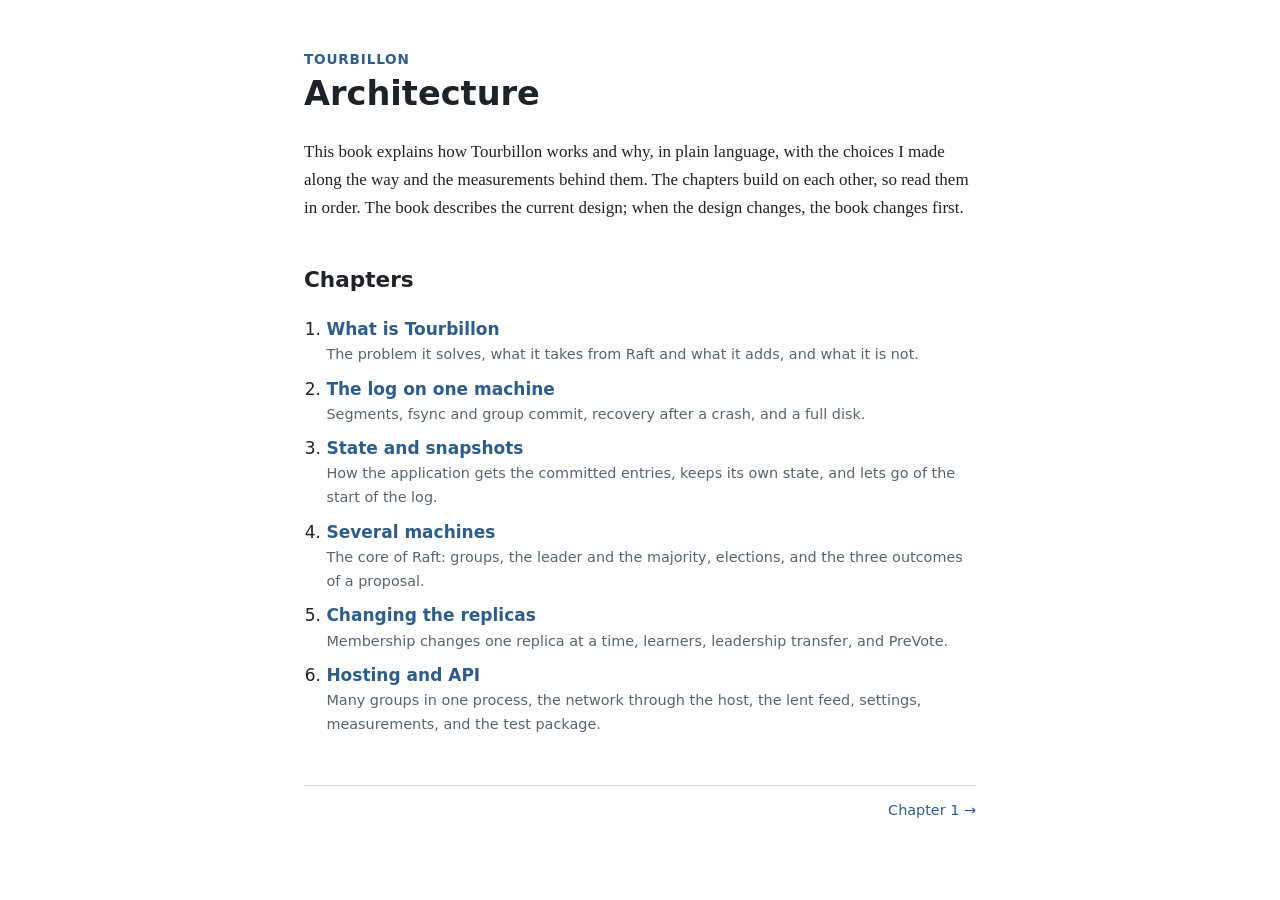
<file: docs/architecture/index.html>
<!doctype html>
<html lang="en">
<head>
  <meta charset="utf-8">
  <meta name="viewport" content="width=device-width, initial-scale=1">
  <title>Tourbillon architecture</title>
  <link rel="stylesheet" href="style.css">
</head>
<body>
<main>
<article>
  <p class="kicker">Tourbillon</p>
  <h1>Architecture</h1>

  <p>This book explains how Tourbillon works and why, in plain language, with the choices I made along the way and the measurements behind them. The chapters build on each other, so read them in order. The book describes the current design; when the design changes, the book changes first.</p>

  <h2>Chapters</h2>
  <ol class="contents">
    <li><a href="01-what-is-tourbillon.html">What is Tourbillon</a><span>The problem it solves, what it takes from Raft and what it adds, and what it is not.</span></li>
    <li><a href="02-the-log-on-one-machine.html">The log on one machine</a><span>Segments, fsync and group commit, recovery after a crash, and a full disk.</span></li>
    <li><a href="03-state-and-snapshots.html">State and snapshots</a><span>How the application gets the committed entries, keeps its own state, and lets go of the start of the log.</span></li>
    <li><a href="04-several-machines.html">Several machines</a><span>The core of Raft: groups, the leader and the majority, elections, and the three outcomes of a proposal.</span></li>
    <li><a href="05-changing-the-replicas.html">Changing the replicas</a><span>Membership changes one replica at a time, learners, leadership transfer, and PreVote.</span></li>
    <li><a href="06-hosting-and-api.html">Hosting and API</a><span>Many groups in one process, the network through the host, the lent feed, settings, measurements, and the test package.</span></li>
  </ol>
</article>
<nav class="pages">
  <span></span>
  <a href="01-what-is-tourbillon.html"><span>Chapter 1 →</span></a>
</nav>
</main>
</body>
</html>
</file>
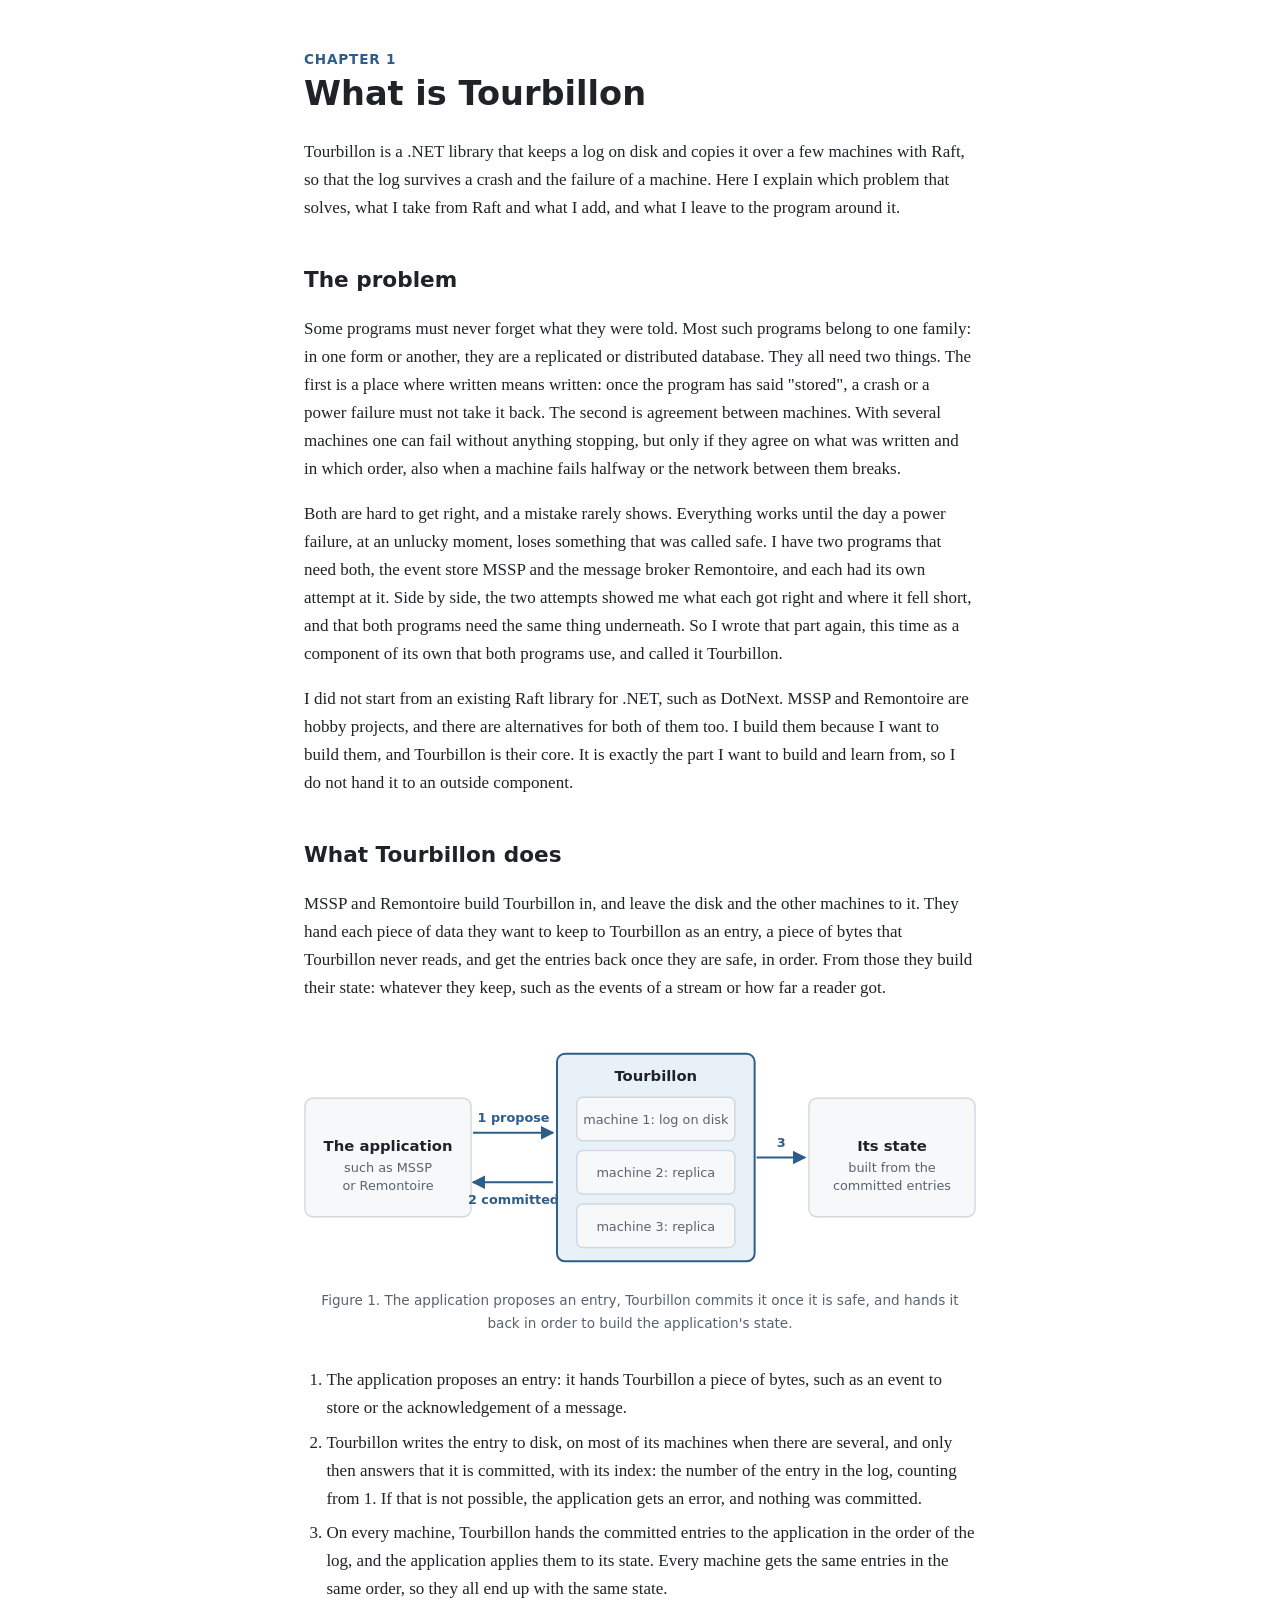
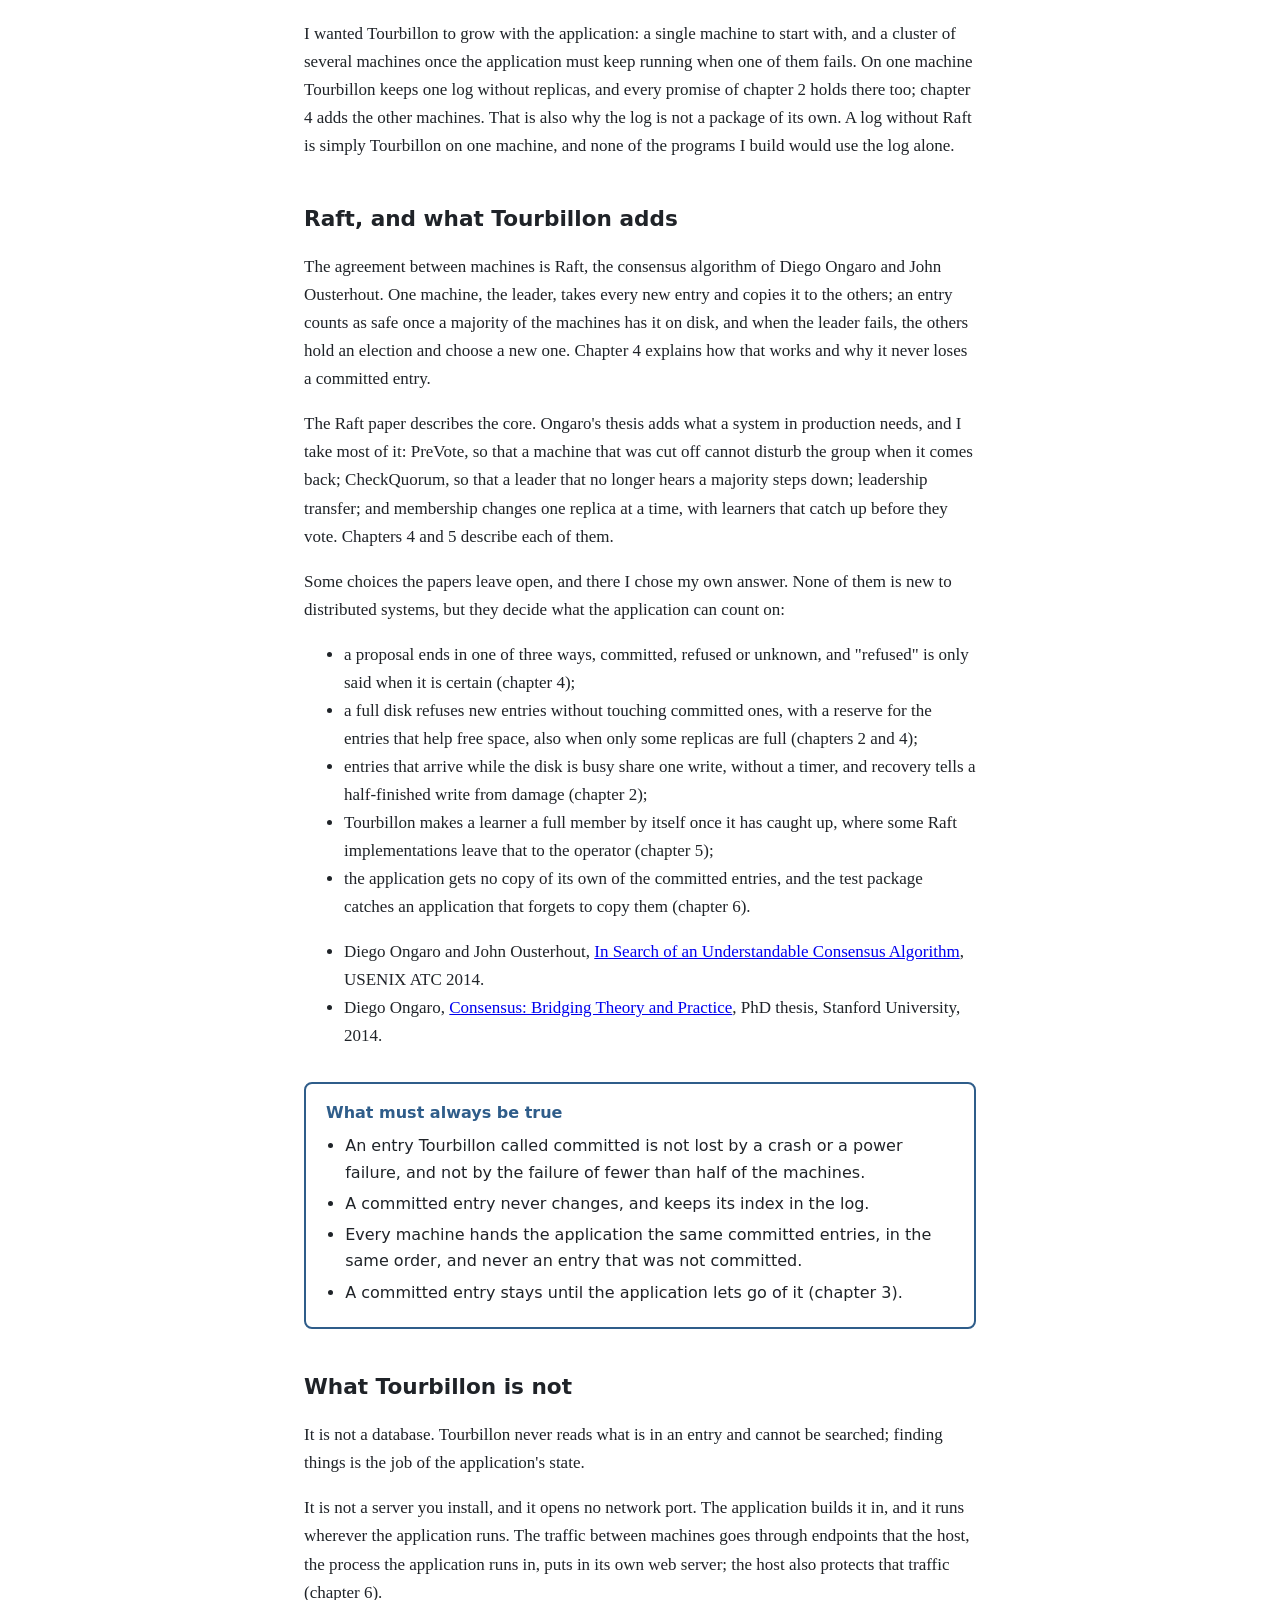
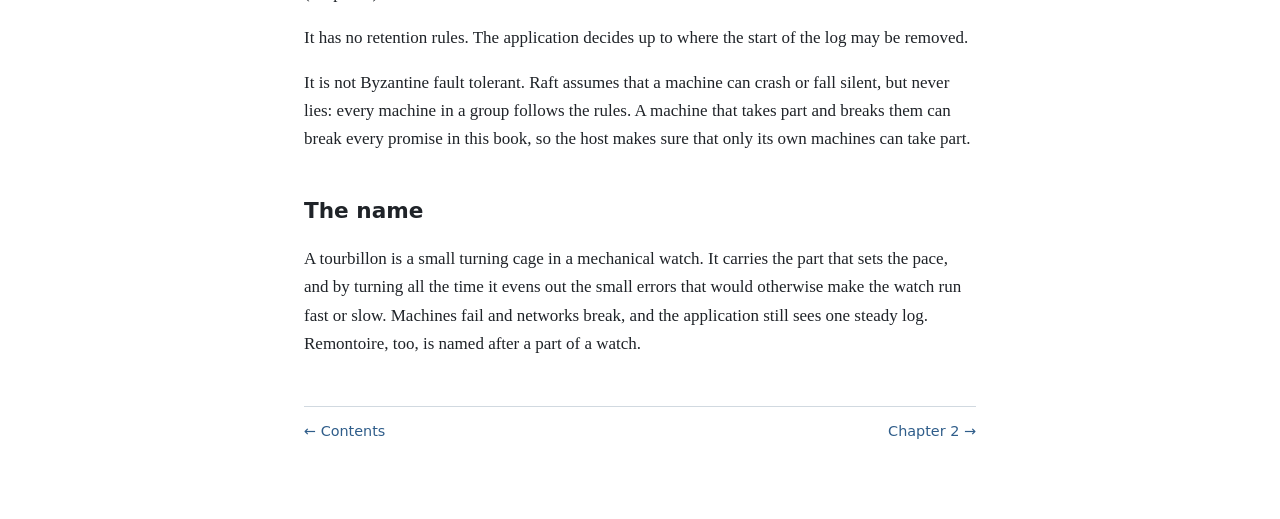
<file: docs/architecture/01-what-is-tourbillon.html>
<!doctype html>
<html lang="en">
<head>
  <meta charset="utf-8">
  <meta name="viewport" content="width=device-width, initial-scale=1">
  <title>What is Tourbillon</title>
  <link rel="stylesheet" href="style.css">
</head>
<body>
<main>
<article>
  <p class="kicker">Chapter 1</p>
  <h1>What is Tourbillon</h1>

  <p>Tourbillon is a .NET library that keeps a log on disk and copies it over a few machines with Raft, so that the log survives a crash and the failure of a machine. Here I explain which problem that solves, what I take from Raft and what I add, and what I leave to the program around it.</p>

  <h2>The problem</h2>
  <p>Some programs must never forget what they were told. Most such programs belong to one family: in one form or another, they are a replicated or distributed database. They all need two things. The first is a place where written means written: once the program has said "stored", a crash or a power failure must not take it back. The second is agreement between machines. With several machines one can fail without anything stopping, but only if they agree on what was written and in which order, also when a machine fails halfway or the network between them breaks.</p>
  <p>Both are hard to get right, and a mistake rarely shows. Everything works until the day a power failure, at an unlucky moment, loses something that was called safe. I have two programs that need both, the event store MSSP and the message broker Remontoire, and each had its own attempt at it. Side by side, the two attempts showed me what each got right and where it fell short, and that both programs need the same thing underneath. So I wrote that part again, this time as a component of its own that both programs use, and called it Tourbillon.</p>
  <p>I did not start from an existing Raft library for .NET, such as DotNext. MSSP and Remontoire are hobby projects, and there are alternatives for both of them too. I build them because I want to build them, and Tourbillon is their core. It is exactly the part I want to build and learn from, so I do not hand it to an outside component.</p>

  <h2>What Tourbillon does</h2>
  <p>MSSP and Remontoire build Tourbillon in, and leave the disk and the other machines to it. They hand each piece of data they want to keep to Tourbillon as an entry, a piece of bytes that Tourbillon never reads, and get the entries back once they are safe, in order. From those they build their state: whatever they keep, such as the events of a stream or how far a reader got.</p>

  <figure>
    <svg viewBox="0 0 680 250" role="img" aria-labelledby="fig1-title">
      <title id="fig1-title">The application hands an entry to Tourbillon, Tourbillon stores it on disk on most of its machines, and then hands the committed entry back to the application on every machine, in order.</title>
      <defs>
        <marker id="arrowhead" viewBox="0 0 10 10" refX="9" refY="5" markerWidth="7" markerHeight="7" orient="auto-start-reverse">
          <path class="arrowhead" d="M0,0 L10,5 L0,10 z"/>
        </marker>
      </defs>

      <rect class="box" x="1" y="65" width="168" height="120" rx="8"/>
      <text class="label" x="85" y="118" text-anchor="middle">The application</text>
      <text class="note" x="85" y="140" text-anchor="middle">such as MSSP</text>
      <text class="note" x="85" y="158" text-anchor="middle">or Remontoire</text>

      <rect class="box-main" x="256" y="20" width="200" height="210" rx="8"/>
      <text class="label" x="356" y="48" text-anchor="middle">Tourbillon</text>
      <rect class="box" x="276" y="64" width="160" height="44" rx="6"/>
      <text class="note" x="356" y="91" text-anchor="middle">machine 1: log on disk</text>
      <rect class="box" x="276" y="118" width="160" height="44" rx="6"/>
      <text class="note" x="356" y="145" text-anchor="middle">machine 2: replica</text>
      <rect class="box" x="276" y="172" width="160" height="44" rx="6"/>
      <text class="note" x="356" y="199" text-anchor="middle">machine 3: replica</text>

      <rect class="box" x="511" y="65" width="168" height="120" rx="8"/>
      <text class="label" x="595" y="118" text-anchor="middle">Its state</text>
      <text class="note" x="595" y="140" text-anchor="middle">built from the</text>
      <text class="note" x="595" y="158" text-anchor="middle">committed entries</text>

      <path class="arrow" d="M171,100 L252,100"/>
      <text class="step" x="212" y="89" text-anchor="middle">1 propose</text>

      <path class="arrow" d="M252,150 L171,150"/>
      <text class="step" x="212" y="172" text-anchor="middle">2 committed</text>

      <path class="arrow" d="M458,125 L507,125"/>
      <text class="step" x="483" y="114" text-anchor="middle">3</text>
    </svg>
    <figcaption>Figure 1. The application proposes an entry, Tourbillon commits it once it is safe, and hands it back in order to build the application's state.</figcaption>
  </figure>

  <ol class="steps">
    <li>The application proposes an entry: it hands Tourbillon a piece of bytes, such as an event to store or the acknowledgement of a message.</li>
    <li>Tourbillon writes the entry to disk, on most of its machines when there are several, and only then answers that it is committed, with its index: the number of the entry in the log, counting from 1. If that is not possible, the application gets an error, and nothing was committed.</li>
    <li>On every machine, Tourbillon hands the committed entries to the application in the order of the log, and the application applies them to its state. Every machine gets the same entries in the same order, so they all end up with the same state.</li>
  </ol>
  <p>I wanted Tourbillon to grow with the application: a single machine to start with, and a cluster of several machines once the application must keep running when one of them fails. On one machine Tourbillon keeps one log without replicas, and every promise of chapter 2 holds there too; chapter 4 adds the other machines. That is also why the log is not a package of its own. A log without Raft is simply Tourbillon on one machine, and none of the programs I build would use the log alone.</p>

  <h2>Raft, and what Tourbillon adds</h2>
  <p>The agreement between machines is Raft, the consensus algorithm of Diego Ongaro and John Ousterhout. One machine, the leader, takes every new entry and copies it to the others; an entry counts as safe once a majority of the machines has it on disk, and when the leader fails, the others hold an election and choose a new one. Chapter 4 explains how that works and why it never loses a committed entry.</p>
  <p>The Raft paper describes the core. Ongaro's thesis adds what a system in production needs, and I take most of it: PreVote, so that a machine that was cut off cannot disturb the group when it comes back; CheckQuorum, so that a leader that no longer hears a majority steps down; leadership transfer; and membership changes one replica at a time, with learners that catch up before they vote. Chapters 4 and 5 describe each of them.</p>
  <p>Some choices the papers leave open, and there I chose my own answer. None of them is new to distributed systems, but they decide what the application can count on:</p>
  <ul>
    <li>a proposal ends in one of three ways, committed, refused or unknown, and "refused" is only said when it is certain (chapter 4);</li>
    <li>a full disk refuses new entries without touching committed ones, with a reserve for the entries that help free space, also when only some replicas are full (chapters 2 and 4);</li>
    <li>entries that arrive while the disk is busy share one write, without a timer, and recovery tells a half-finished write from damage (chapter 2);</li>
    <li>Tourbillon makes a learner a full member by itself once it has caught up, where some Raft implementations leave that to the operator (chapter 5);</li>
    <li>the application gets no copy of its own of the committed entries, and the test package catches an application that forgets to copy them (chapter 6).</li>
  </ul>
  <ul>
    <li>Diego Ongaro and John Ousterhout, <a href="https://raft.github.io/raft.pdf">In Search of an Understandable Consensus Algorithm</a>, USENIX ATC 2014.</li>
    <li>Diego Ongaro, <a href="https://purl.stanford.edu/qr033xr6097">Consensus: Bridging Theory and Practice</a>, PhD thesis, Stanford University, 2014.</li>
  </ul>

  <div class="promises">
    <strong>What must always be true</strong>
    <ul>
      <li>An entry Tourbillon called committed is not lost by a crash or a power failure, and not by the failure of fewer than half of the machines.</li>
      <li>A committed entry never changes, and keeps its index in the log.</li>
      <li>Every machine hands the application the same committed entries, in the same order, and never an entry that was not committed.</li>
      <li>A committed entry stays until the application lets go of it (chapter 3).</li>
    </ul>
  </div>

  <h2>What Tourbillon is not</h2>
  <p>It is not a database. Tourbillon never reads what is in an entry and cannot be searched; finding things is the job of the application's state.</p>
  <p>It is not a server you install, and it opens no network port. The application builds it in, and it runs wherever the application runs. The traffic between machines goes through endpoints that the host, the process the application runs in, puts in its own web server; the host also protects that traffic (chapter 6).</p>
  <p>It has no retention rules. The application decides up to where the start of the log may be removed.</p>
  <p>It is not Byzantine fault tolerant. Raft assumes that a machine can crash or fall silent, but never lies: every machine in a group follows the rules. A machine that takes part and breaks them can break every promise in this book, so the host makes sure that only its own machines can take part.</p>

  <h2>The name</h2>
  <p>A tourbillon is a small turning cage in a mechanical watch. It carries the part that sets the pace, and by turning all the time it evens out the small errors that would otherwise make the watch run fast or slow. Machines fail and networks break, and the application still sees one steady log. Remontoire, too, is named after a part of a watch.</p>
</article>
<nav class="pages">
  <a href="index.html"><span>← Contents</span></a>
  <a href="02-the-log-on-one-machine.html"><span>Chapter 2 →</span></a>
</nav>
</main>
</body>
</html>
</file>
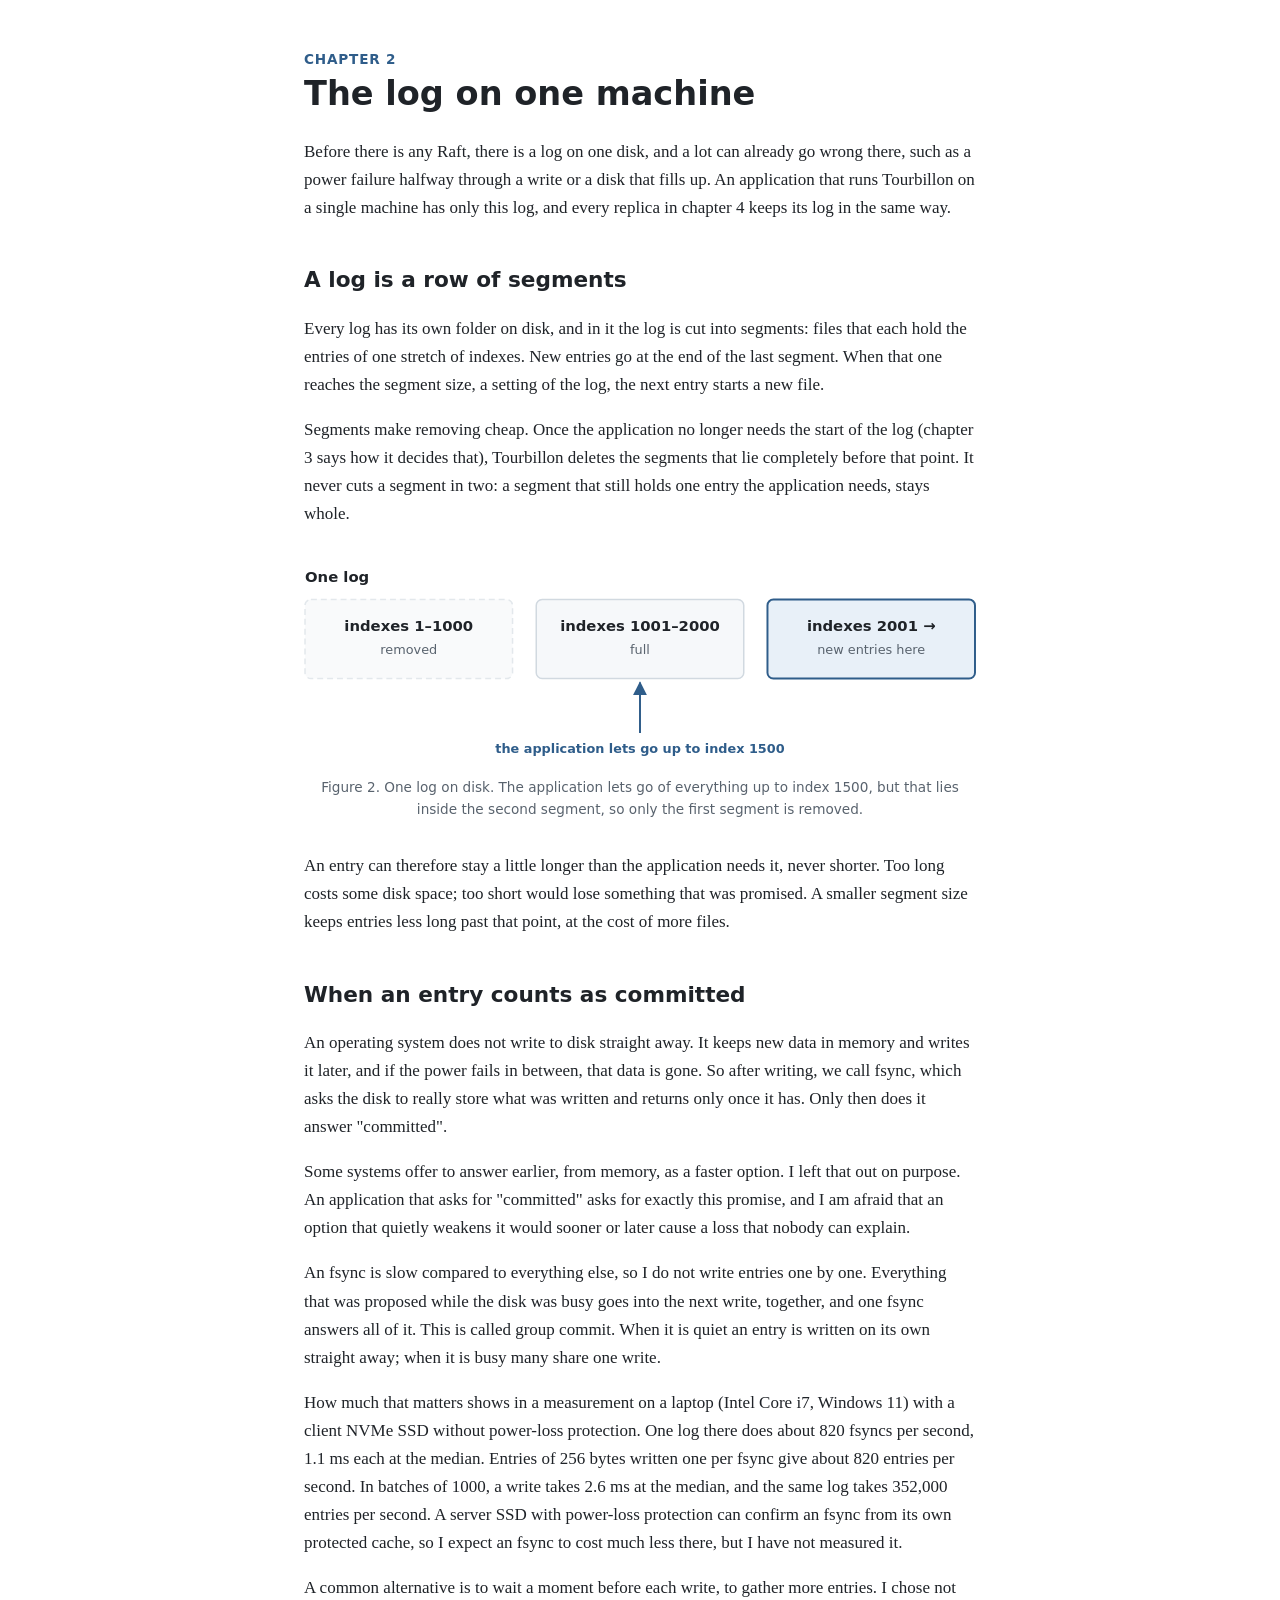
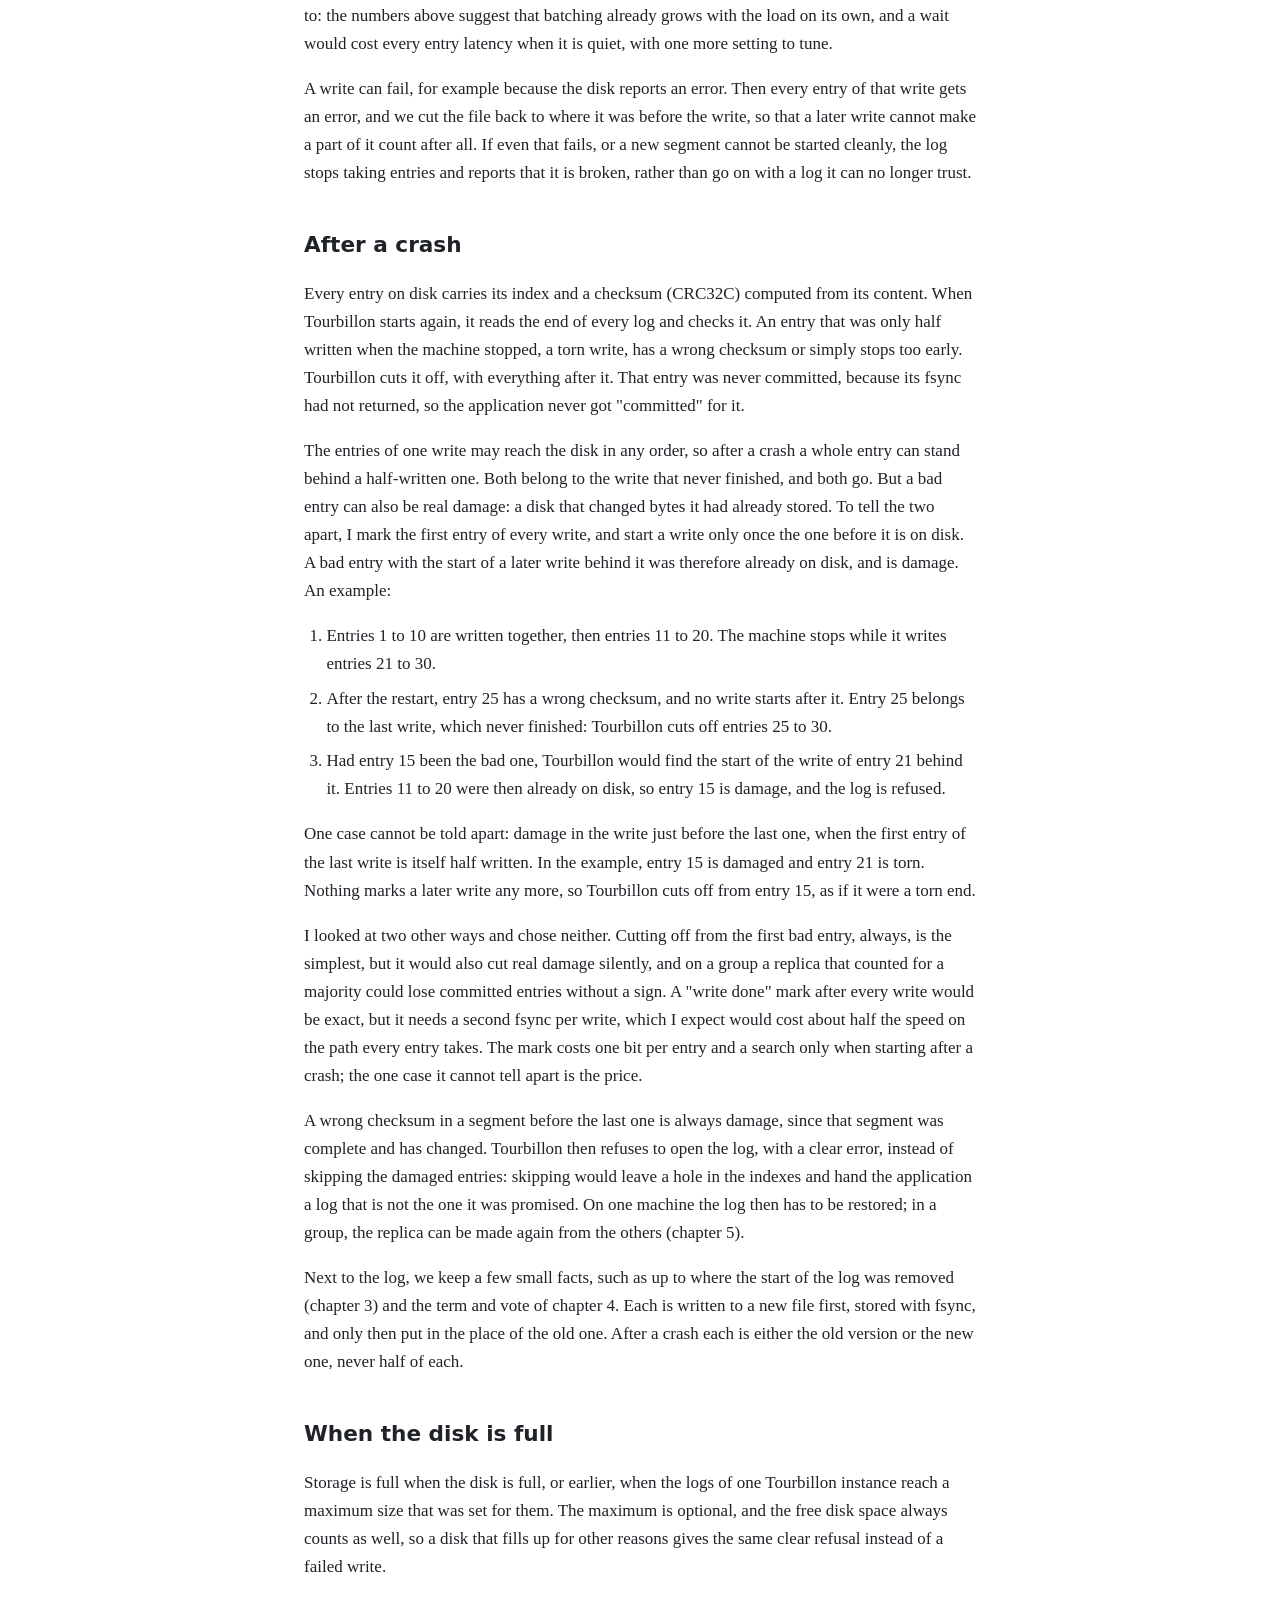
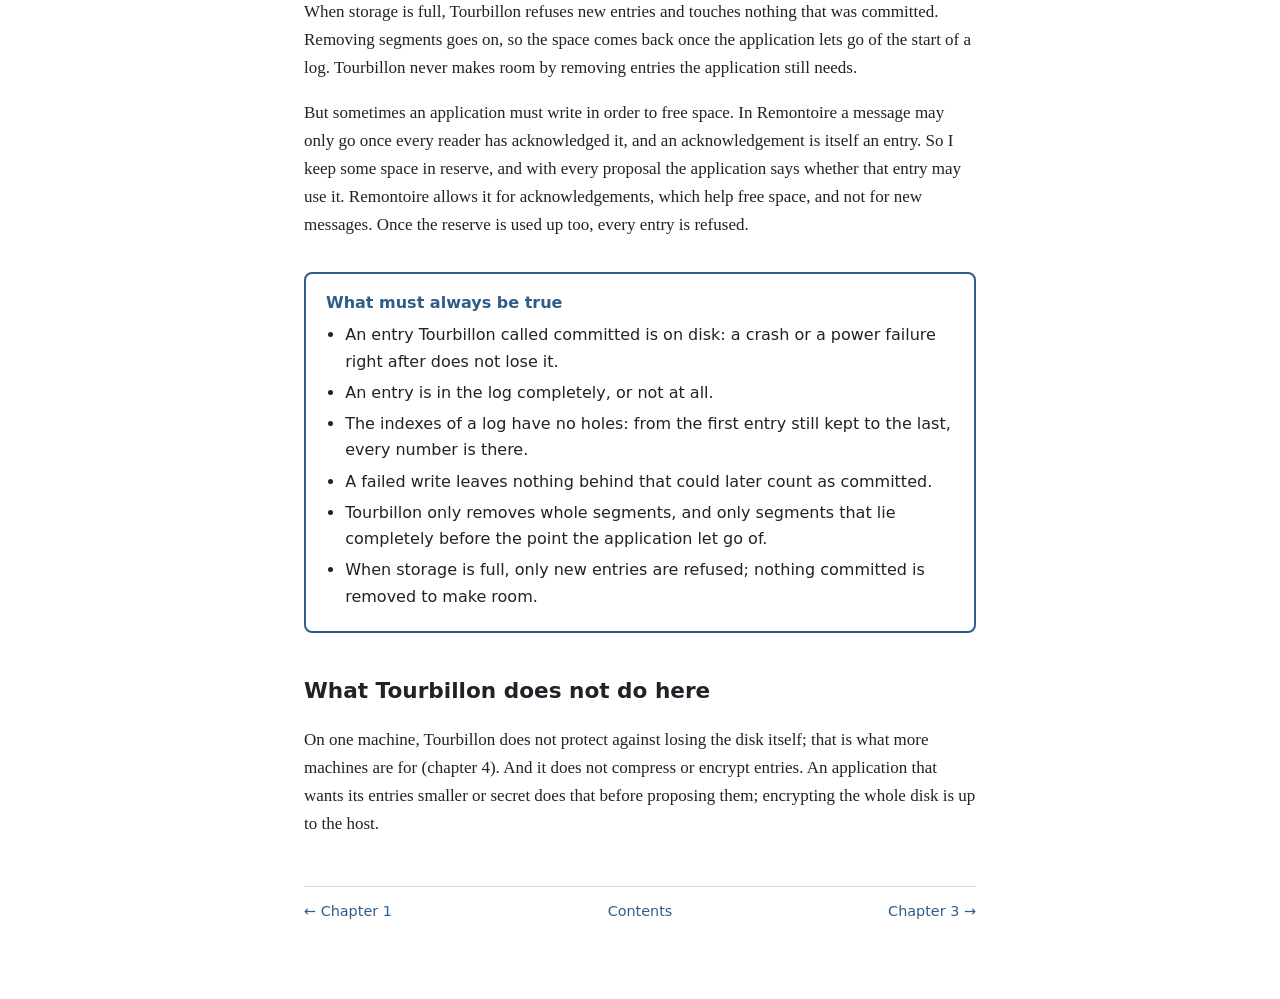
<file: docs/architecture/02-the-log-on-one-machine.html>
<!doctype html>
<html lang="en">
<head>
  <meta charset="utf-8">
  <meta name="viewport" content="width=device-width, initial-scale=1">
  <title>The log on one machine</title>
  <link rel="stylesheet" href="style.css">
</head>
<body>
<main>
<article>
  <p class="kicker">Chapter 2</p>
  <h1>The log on one machine</h1>

  <p>Before there is any Raft, there is a log on one disk, and a lot can already go wrong there, such as a power failure halfway through a write or a disk that fills up. An application that runs Tourbillon on a single machine has only this log, and every replica in chapter 4 keeps its log in the same way.</p>

  <h2>A log is a row of segments</h2>
  <p>Every log has its own folder on disk, and in it the log is cut into segments: files that each hold the entries of one stretch of indexes. New entries go at the end of the last segment. When that one reaches the segment size, a setting of the log, the next entry starts a new file.</p>
  <p>Segments make removing cheap. Once the application no longer needs the start of the log (chapter 3 says how it decides that), Tourbillon deletes the segments that lie completely before that point. It never cuts a segment in two: a segment that still holds one entry the application needs, stays whole.</p>

  <figure>
    <svg viewBox="0 0 680 210" role="img" aria-labelledby="fig2-title">
      <title id="fig2-title">A log of three segments: indexes 1 to 1000, already removed; indexes 1001 to 2000, full; and indexes from 2001, where new entries are added. The application lets go up to index 1500, which lies inside the second segment, so that segment stays.</title>
      <defs>
        <marker id="arrowhead" viewBox="0 0 10 10" refX="9" refY="5" markerWidth="7" markerHeight="7" orient="auto-start-reverse">
          <path class="arrowhead" d="M0,0 L10,5 L0,10 z"/>
        </marker>
      </defs>

      <text class="label" x="1" y="22">One log</text>

      <rect class="box" x="1" y="40" width="210" height="80" rx="6" stroke-dasharray="6 4" opacity="0.6"/>
      <text class="label" x="106" y="72" text-anchor="middle">indexes 1–1000</text>
      <text class="note" x="106" y="95" text-anchor="middle">removed</text>

      <rect class="box" x="235" y="40" width="210" height="80" rx="6"/>
      <text class="label" x="340" y="72" text-anchor="middle">indexes 1001–2000</text>
      <text class="note" x="340" y="95" text-anchor="middle">full</text>

      <rect class="box-main" x="469" y="40" width="210" height="80" rx="6"/>
      <text class="label" x="574" y="72" text-anchor="middle">indexes 2001 →</text>
      <text class="note" x="574" y="95" text-anchor="middle">new entries here</text>

      <path class="arrow" d="M340,175 L340,124"/>
      <text class="step" x="340" y="195" text-anchor="middle">the application lets go up to index 1500</text>
    </svg>
    <figcaption>Figure 2. One log on disk. The application lets go of everything up to index 1500, but that lies inside the second segment, so only the first segment is removed.</figcaption>
  </figure>

  <p>An entry can therefore stay a little longer than the application needs it, never shorter. Too long costs some disk space; too short would lose something that was promised. A smaller segment size keeps entries less long past that point, at the cost of more files.</p>

  <h2>When an entry counts as committed</h2>
  <p>An operating system does not write to disk straight away. It keeps new data in memory and writes it later, and if the power fails in between, that data is gone. So after writing, we call fsync, which asks the disk to really store what was written and returns only once it has. Only then does it answer "committed".</p>
  <p>Some systems offer to answer earlier, from memory, as a faster option. I left that out on purpose. An application that asks for "committed" asks for exactly this promise, and I am afraid that an option that quietly weakens it would sooner or later cause a loss that nobody can explain.</p>
  <p>An fsync is slow compared to everything else, so I do not write entries one by one. Everything that was proposed while the disk was busy goes into the next write, together, and one fsync answers all of it. This is called group commit. When it is quiet an entry is written on its own straight away; when it is busy many share one write.</p>
  <p>How much that matters shows in a measurement on a laptop (Intel Core i7, Windows 11) with a client NVMe SSD without power-loss protection. One log there does about 820 fsyncs per second, 1.1 ms each at the median. Entries of 256 bytes written one per fsync give about 820 entries per second. In batches of 1000, a write takes 2.6 ms at the median, and the same log takes 352,000 entries per second. A server SSD with power-loss protection can confirm an fsync from its own protected cache, so I expect an fsync to cost much less there, but I have not measured it.</p>
  <p>A common alternative is to wait a moment before each write, to gather more entries. I chose not to: the numbers above suggest that batching already grows with the load on its own, and a wait would cost every entry latency when it is quiet, with one more setting to tune.</p>
  <p>A write can fail, for example because the disk reports an error. Then every entry of that write gets an error, and we cut the file back to where it was before the write, so that a later write cannot make a part of it count after all. If even that fails, or a new segment cannot be started cleanly, the log stops taking entries and reports that it is broken, rather than go on with a log it can no longer trust.</p>

  <h2>After a crash</h2>
  <p>Every entry on disk carries its index and a checksum (CRC32C) computed from its content. When Tourbillon starts again, it reads the end of every log and checks it. An entry that was only half written when the machine stopped, a torn write, has a wrong checksum or simply stops too early. Tourbillon cuts it off, with everything after it. That entry was never committed, because its fsync had not returned, so the application never got "committed" for it.</p>
  <p>The entries of one write may reach the disk in any order, so after a crash a whole entry can stand behind a half-written one. Both belong to the write that never finished, and both go. But a bad entry can also be real damage: a disk that changed bytes it had already stored. To tell the two apart, I mark the first entry of every write, and start a write only once the one before it is on disk. A bad entry with the start of a later write behind it was therefore already on disk, and is damage. An example:</p>
  <ol class="steps">
    <li>Entries 1 to 10 are written together, then entries 11 to 20. The machine stops while it writes entries 21 to 30.</li>
    <li>After the restart, entry 25 has a wrong checksum, and no write starts after it. Entry 25 belongs to the last write, which never finished: Tourbillon cuts off entries 25 to 30.</li>
    <li>Had entry 15 been the bad one, Tourbillon would find the start of the write of entry 21 behind it. Entries 11 to 20 were then already on disk, so entry 15 is damage, and the log is refused.</li>
  </ol>
  <p>One case cannot be told apart: damage in the write just before the last one, when the first entry of the last write is itself half written. In the example, entry 15 is damaged and entry 21 is torn. Nothing marks a later write any more, so Tourbillon cuts off from entry 15, as if it were a torn end.</p>
  <p>I looked at two other ways and chose neither. Cutting off from the first bad entry, always, is the simplest, but it would also cut real damage silently, and on a group a replica that counted for a majority could lose committed entries without a sign. A "write done" mark after every write would be exact, but it needs a second fsync per write, which I expect would cost about half the speed on the path every entry takes. The mark costs one bit per entry and a search only when starting after a crash; the one case it cannot tell apart is the price.</p>
  <p>A wrong checksum in a segment before the last one is always damage, since that segment was complete and has changed. Tourbillon then refuses to open the log, with a clear error, instead of skipping the damaged entries: skipping would leave a hole in the indexes and hand the application a log that is not the one it was promised. On one machine the log then has to be restored; in a group, the replica can be made again from the others (chapter 5).</p>
  <p>Next to the log, we keep a few small facts, such as up to where the start of the log was removed (chapter 3) and the term and vote of chapter 4. Each is written to a new file first, stored with fsync, and only then put in the place of the old one. After a crash each is either the old version or the new one, never half of each.</p>

  <h2>When the disk is full</h2>
  <p>Storage is full when the disk is full, or earlier, when the logs of one Tourbillon instance reach a maximum size that was set for them. The maximum is optional, and the free disk space always counts as well, so a disk that fills up for other reasons gives the same clear refusal instead of a failed write.</p>
  <p>When storage is full, Tourbillon refuses new entries and touches nothing that was committed. Removing segments goes on, so the space comes back once the application lets go of the start of a log. Tourbillon never makes room by removing entries the application still needs.</p>
  <p>But sometimes an application must write in order to free space. In Remontoire a message may only go once every reader has acknowledged it, and an acknowledgement is itself an entry. So I keep some space in reserve, and with every proposal the application says whether that entry may use it. Remontoire allows it for acknowledgements, which help free space, and not for new messages. Once the reserve is used up too, every entry is refused.</p>

  <div class="promises">
    <strong>What must always be true</strong>
    <ul>
      <li>An entry Tourbillon called committed is on disk: a crash or a power failure right after does not lose it.</li>
      <li>An entry is in the log completely, or not at all.</li>
      <li>The indexes of a log have no holes: from the first entry still kept to the last, every number is there.</li>
      <li>A failed write leaves nothing behind that could later count as committed.</li>
      <li>Tourbillon only removes whole segments, and only segments that lie completely before the point the application let go of.</li>
      <li>When storage is full, only new entries are refused; nothing committed is removed to make room.</li>
    </ul>
  </div>

  <h2>What Tourbillon does not do here</h2>
  <p>On one machine, Tourbillon does not protect against losing the disk itself; that is what more machines are for (chapter 4). And it does not compress or encrypt entries. An application that wants its entries smaller or secret does that before proposing them; encrypting the whole disk is up to the host.</p>
</article>
<nav class="pages">
  <a href="01-what-is-tourbillon.html"><span>← Chapter 1</span></a>
  <a href="index.html"><span>Contents</span></a>
  <a href="03-state-and-snapshots.html"><span>Chapter 3 →</span></a>
</nav>
</main>
</body>
</html>
</file>
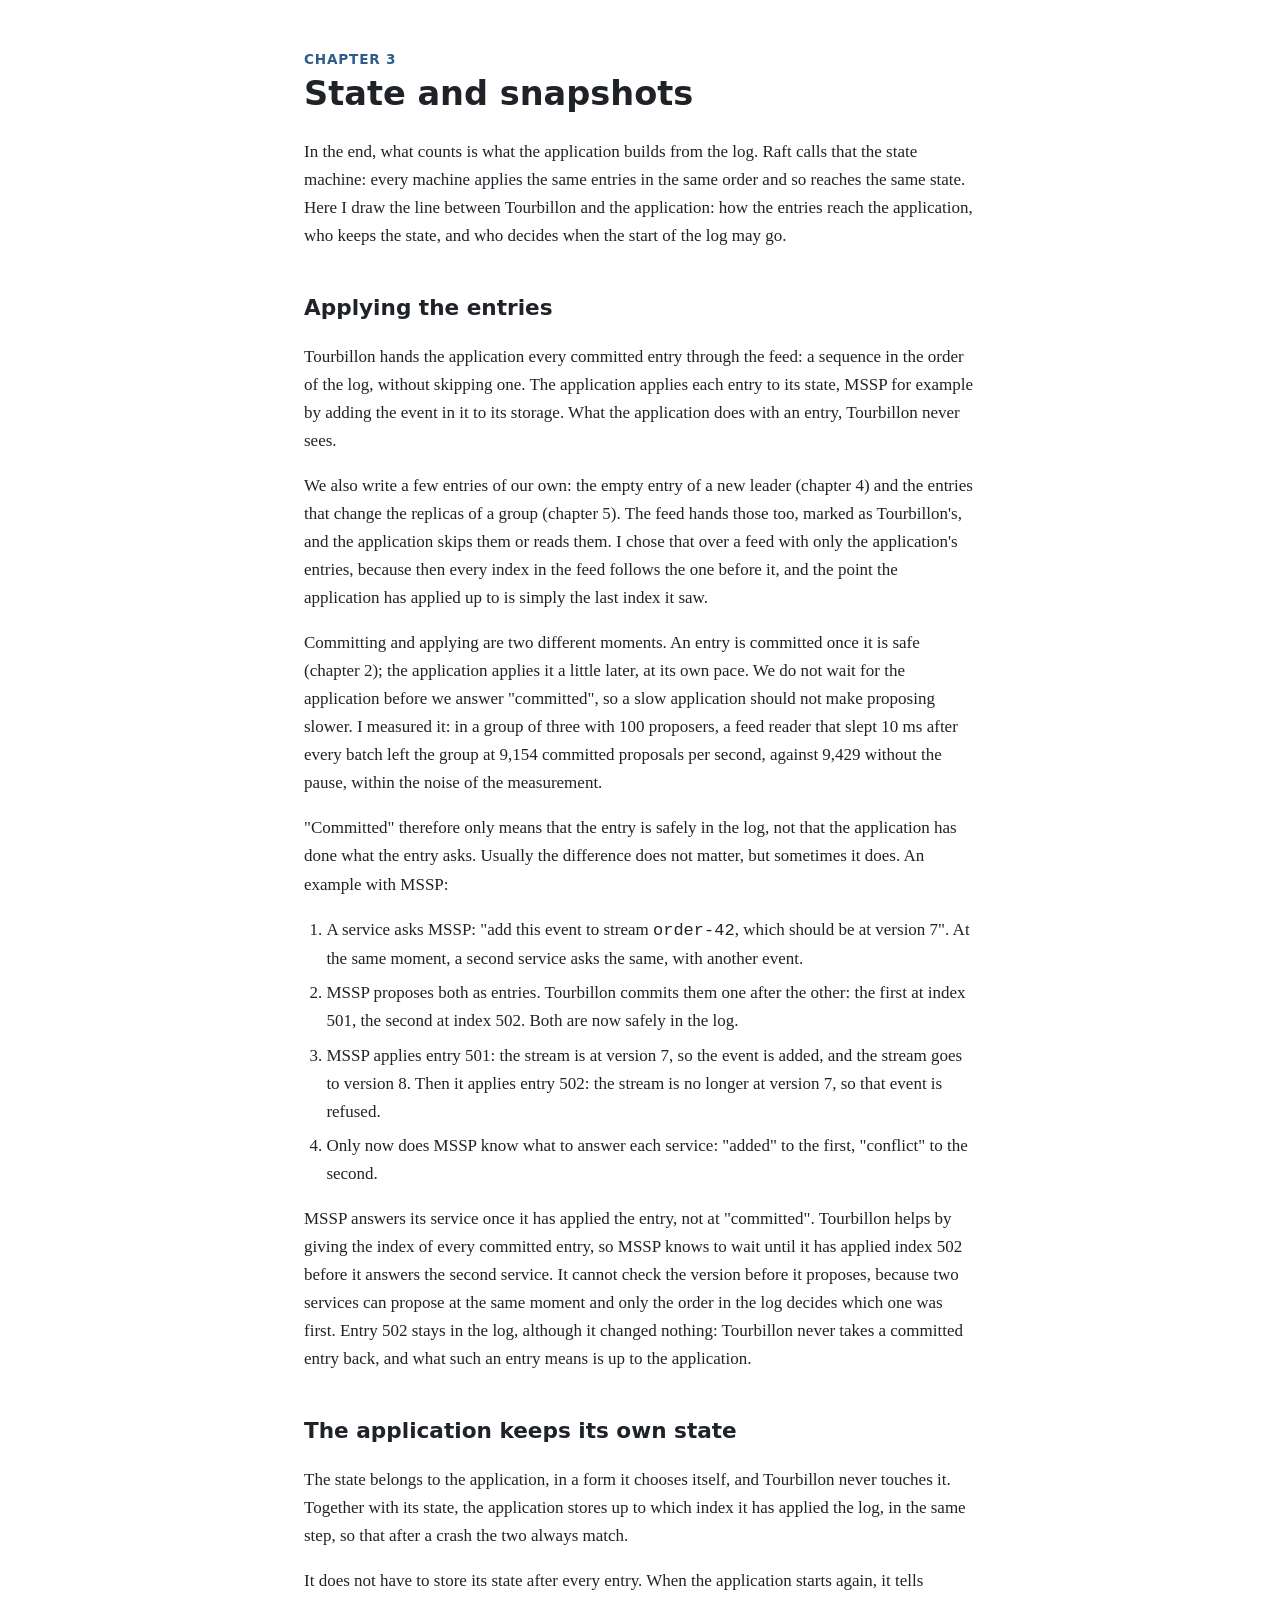
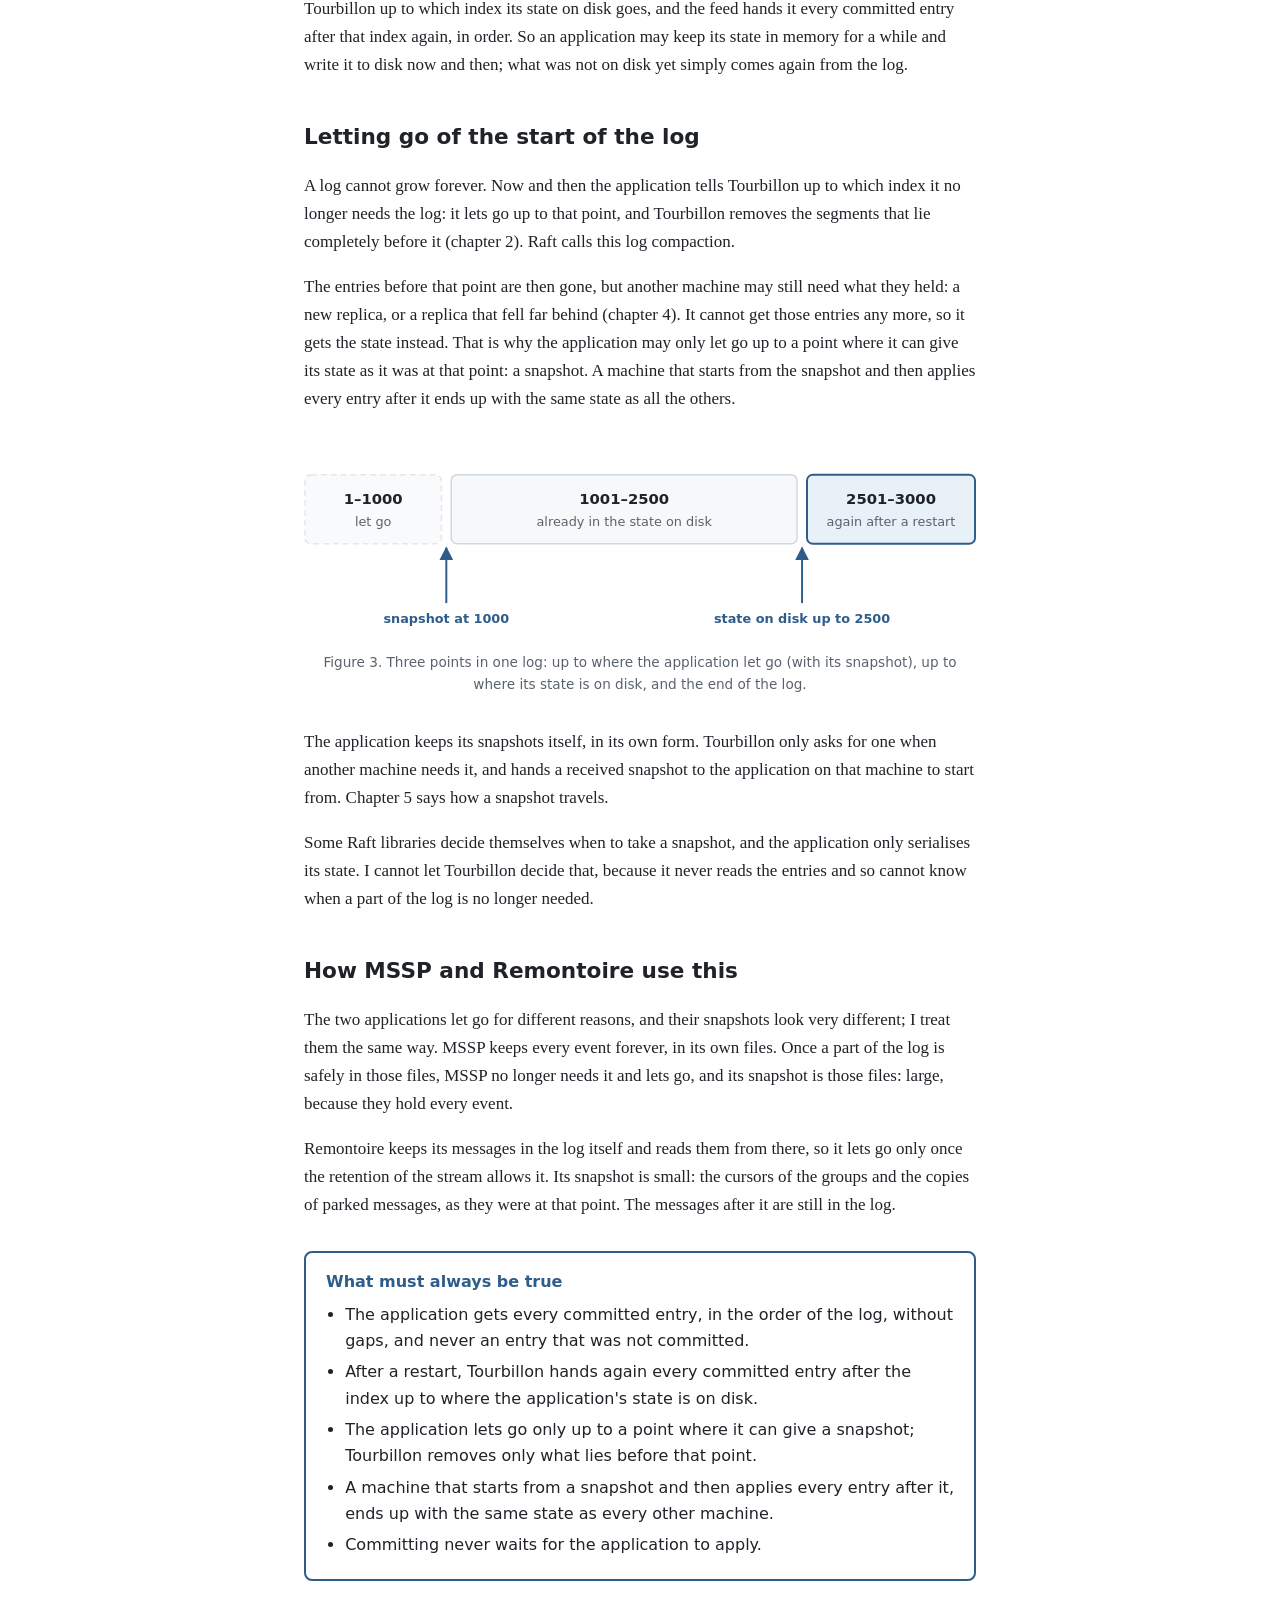
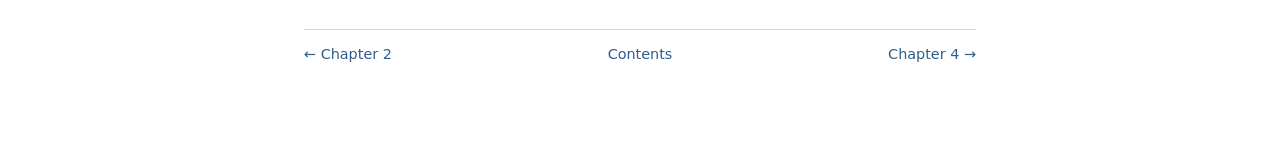
<file: docs/architecture/03-state-and-snapshots.html>
<!doctype html>
<html lang="en">
<head>
  <meta charset="utf-8">
  <meta name="viewport" content="width=device-width, initial-scale=1">
  <title>State and snapshots</title>
  <link rel="stylesheet" href="style.css">
</head>
<body>
<main>
<article>
  <p class="kicker">Chapter 3</p>
  <h1>State and snapshots</h1>

  <p>In the end, what counts is what the application builds from the log. Raft calls that the state machine: every machine applies the same entries in the same order and so reaches the same state. Here I draw the line between Tourbillon and the application: how the entries reach the application, who keeps the state, and who decides when the start of the log may go.</p>

  <h2>Applying the entries</h2>
  <p>Tourbillon hands the application every committed entry through the feed: a sequence in the order of the log, without skipping one. The application applies each entry to its state, MSSP for example by adding the event in it to its storage. What the application does with an entry, Tourbillon never sees.</p>
  <p>We also write a few entries of our own: the empty entry of a new leader (chapter 4) and the entries that change the replicas of a group (chapter 5). The feed hands those too, marked as Tourbillon's, and the application skips them or reads them. I chose that over a feed with only the application's entries, because then every index in the feed follows the one before it, and the point the application has applied up to is simply the last index it saw.</p>
  <p>Committing and applying are two different moments. An entry is committed once it is safe (chapter 2); the application applies it a little later, at its own pace. We do not wait for the application before we answer "committed", so a slow application should not make proposing slower. I measured it: in a group of three with 100 proposers, a feed reader that slept 10 ms after every batch left the group at 9,154 committed proposals per second, against 9,429 without the pause, within the noise of the measurement.</p>
  <p>"Committed" therefore only means that the entry is safely in the log, not that the application has done what the entry asks. Usually the difference does not matter, but sometimes it does. An example with MSSP:</p>
  <ol class="steps">
    <li>A service asks MSSP: "add this event to stream <code>order-42</code>, which should be at version 7". At the same moment, a second service asks the same, with another event.</li>
    <li>MSSP proposes both as entries. Tourbillon commits them one after the other: the first at index 501, the second at index 502. Both are now safely in the log.</li>
    <li>MSSP applies entry 501: the stream is at version 7, so the event is added, and the stream goes to version 8. Then it applies entry 502: the stream is no longer at version 7, so that event is refused.</li>
    <li>Only now does MSSP know what to answer each service: "added" to the first, "conflict" to the second.</li>
  </ol>
  <p>MSSP answers its service once it has applied the entry, not at "committed". Tourbillon helps by giving the index of every committed entry, so MSSP knows to wait until it has applied index 502 before it answers the second service. It cannot check the version before it proposes, because two services can propose at the same moment and only the order in the log decides which one was first. Entry 502 stays in the log, although it changed nothing: Tourbillon never takes a committed entry back, and what such an entry means is up to the application.</p>

  <h2>The application keeps its own state</h2>
  <p>The state belongs to the application, in a form it chooses itself, and Tourbillon never touches it. Together with its state, the application stores up to which index it has applied the log, in the same step, so that after a crash the two always match.</p>
  <p>It does not have to store its state after every entry. When the application starts again, it tells Tourbillon up to which index its state on disk goes, and the feed hands it every committed entry after that index again, in order. So an application may keep its state in memory for a while and write it to disk now and then; what was not on disk yet simply comes again from the log.</p>

  <h2>Letting go of the start of the log</h2>
  <p>A log cannot grow forever. Now and then the application tells Tourbillon up to which index it no longer needs the log: it lets go up to that point, and Tourbillon removes the segments that lie completely before it (chapter 2). Raft calls this log compaction.</p>
  <p>The entries before that point are then gone, but another machine may still need what they held: a new replica, or a replica that fell far behind (chapter 4). It cannot get those entries any more, so it gets the state instead. That is why the application may only let go up to a point where it can give its state as it was at that point: a snapshot. A machine that starts from the snapshot and then applies every entry after it ends up with the same state as all the others.</p>

  <figure>
    <svg viewBox="0 0 680 200" role="img" aria-labelledby="fig3-title">
      <title id="fig3-title">A log from index 1001 to 3000. The application let go up to index 1000 and has a snapshot there. Its state on disk goes up to index 2500. After a restart, the feed hands it the entries from 2501 to 3000 again.</title>
      <defs>
        <marker id="arrowhead" viewBox="0 0 10 10" refX="9" refY="5" markerWidth="7" markerHeight="7" orient="auto-start-reverse">
          <path class="arrowhead" d="M0,0 L10,5 L0,10 z"/>
        </marker>
      </defs>

      <rect class="box" x="1" y="30" width="138" height="70" rx="6" stroke-dasharray="6 4" opacity="0.6"/>
      <text class="label" x="70" y="60" text-anchor="middle">1–1000</text>
      <text class="note" x="70" y="82" text-anchor="middle">let go</text>

      <rect class="box" x="149" y="30" width="350" height="70" rx="6"/>
      <text class="label" x="324" y="60" text-anchor="middle">1001–2500</text>
      <text class="note" x="324" y="82" text-anchor="middle">already in the state on disk</text>

      <rect class="box-main" x="509" y="30" width="170" height="70" rx="6"/>
      <text class="label" x="594" y="60" text-anchor="middle">2501–3000</text>
      <text class="note" x="594" y="82" text-anchor="middle">again after a restart</text>

      <path class="arrow" d="M144,160 L144,104"/>
      <text class="step" x="144" y="180" text-anchor="middle">snapshot at 1000</text>

      <path class="arrow" d="M504,160 L504,104"/>
      <text class="step" x="504" y="180" text-anchor="middle">state on disk up to 2500</text>
    </svg>
    <figcaption>Figure 3. Three points in one log: up to where the application let go (with its snapshot), up to where its state is on disk, and the end of the log.</figcaption>
  </figure>

  <p>The application keeps its snapshots itself, in its own form. Tourbillon only asks for one when another machine needs it, and hands a received snapshot to the application on that machine to start from. Chapter 5 says how a snapshot travels.</p>
  <p>Some Raft libraries decide themselves when to take a snapshot, and the application only serialises its state. I cannot let Tourbillon decide that, because it never reads the entries and so cannot know when a part of the log is no longer needed.</p>

  <h2>How MSSP and Remontoire use this</h2>
  <p>The two applications let go for different reasons, and their snapshots look very different; I treat them the same way. MSSP keeps every event forever, in its own files. Once a part of the log is safely in those files, MSSP no longer needs it and lets go, and its snapshot is those files: large, because they hold every event.</p>
  <p>Remontoire keeps its messages in the log itself and reads them from there, so it lets go only once the retention of the stream allows it. Its snapshot is small: the cursors of the groups and the copies of parked messages, as they were at that point. The messages after it are still in the log.</p>

  <div class="promises">
    <strong>What must always be true</strong>
    <ul>
      <li>The application gets every committed entry, in the order of the log, without gaps, and never an entry that was not committed.</li>
      <li>After a restart, Tourbillon hands again every committed entry after the index up to where the application's state is on disk.</li>
      <li>The application lets go only up to a point where it can give a snapshot; Tourbillon removes only what lies before that point.</li>
      <li>A machine that starts from a snapshot and then applies every entry after it, ends up with the same state as every other machine.</li>
      <li>Committing never waits for the application to apply.</li>
    </ul>
  </div>
</article>
<nav class="pages">
  <a href="02-the-log-on-one-machine.html"><span>← Chapter 2</span></a>
  <a href="index.html"><span>Contents</span></a>
  <a href="04-several-machines.html"><span>Chapter 4 →</span></a>
</nav>
</main>
</body>
</html>
</file>
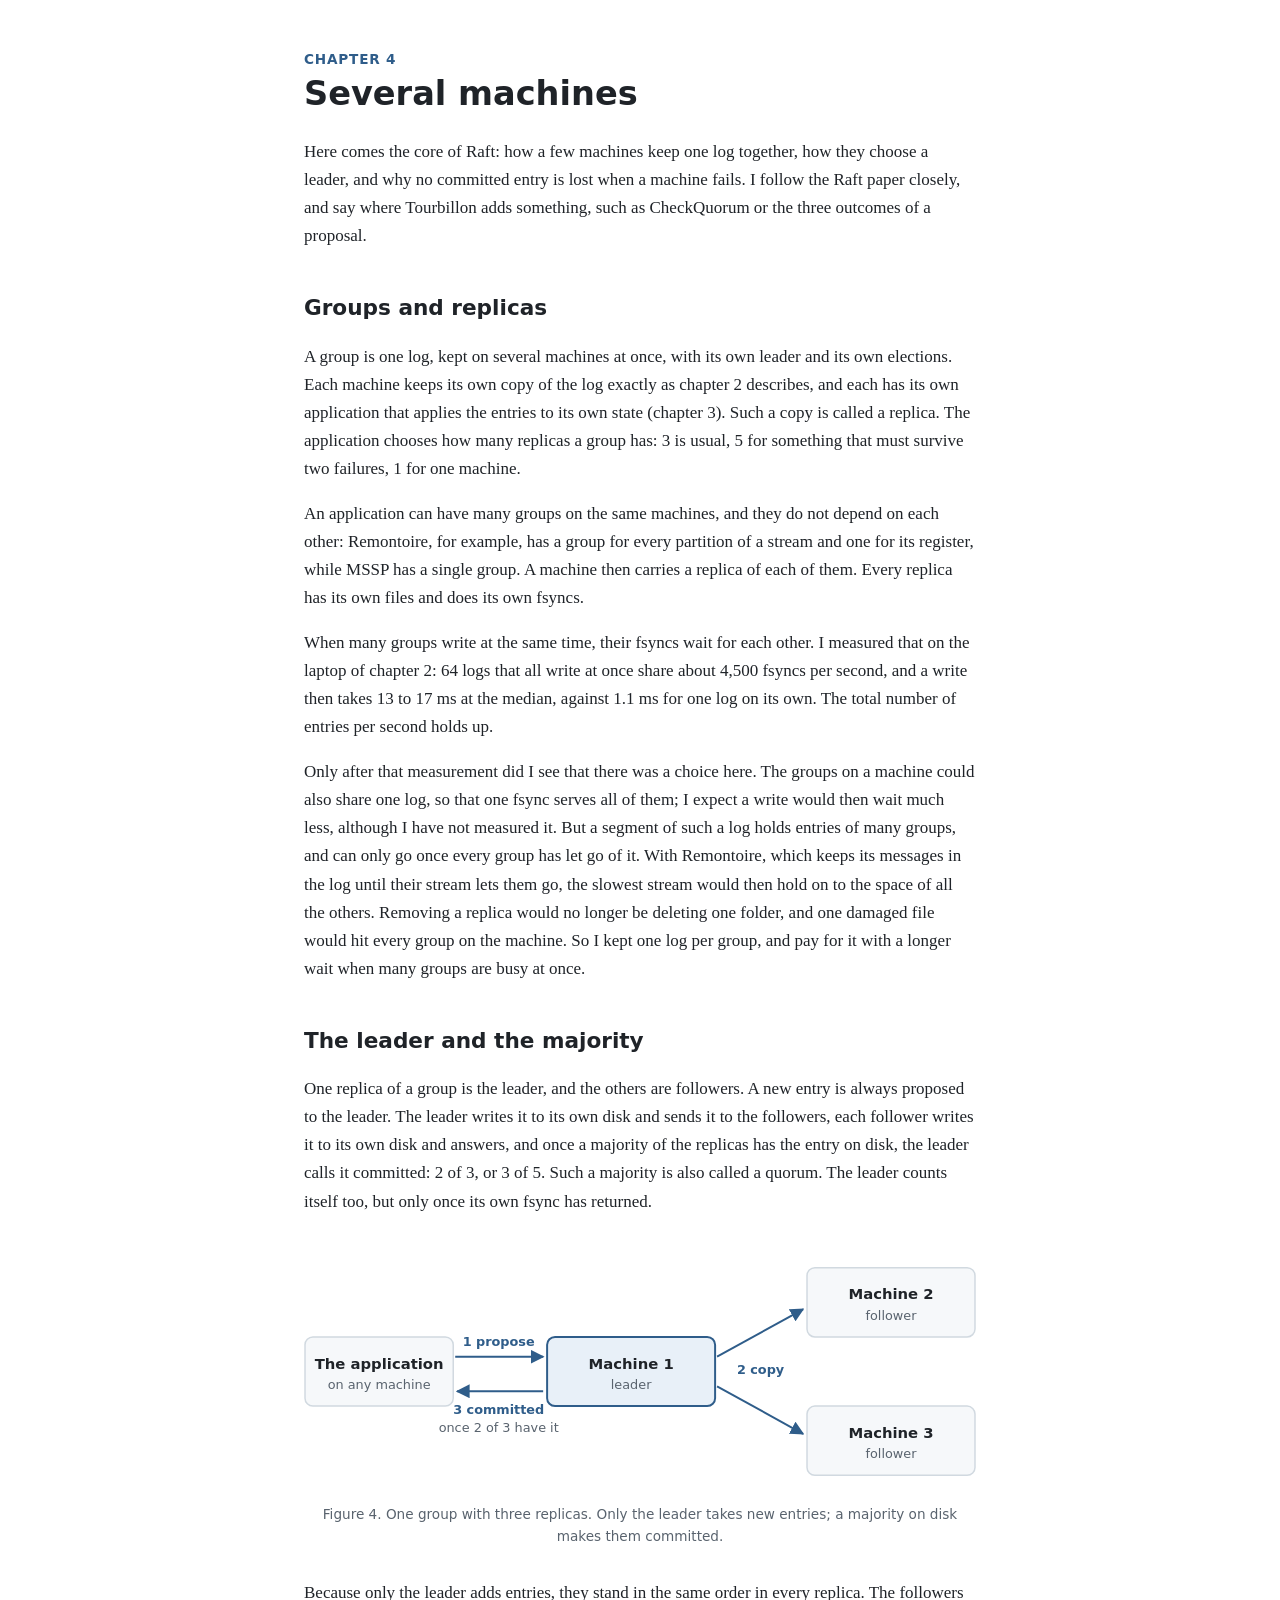
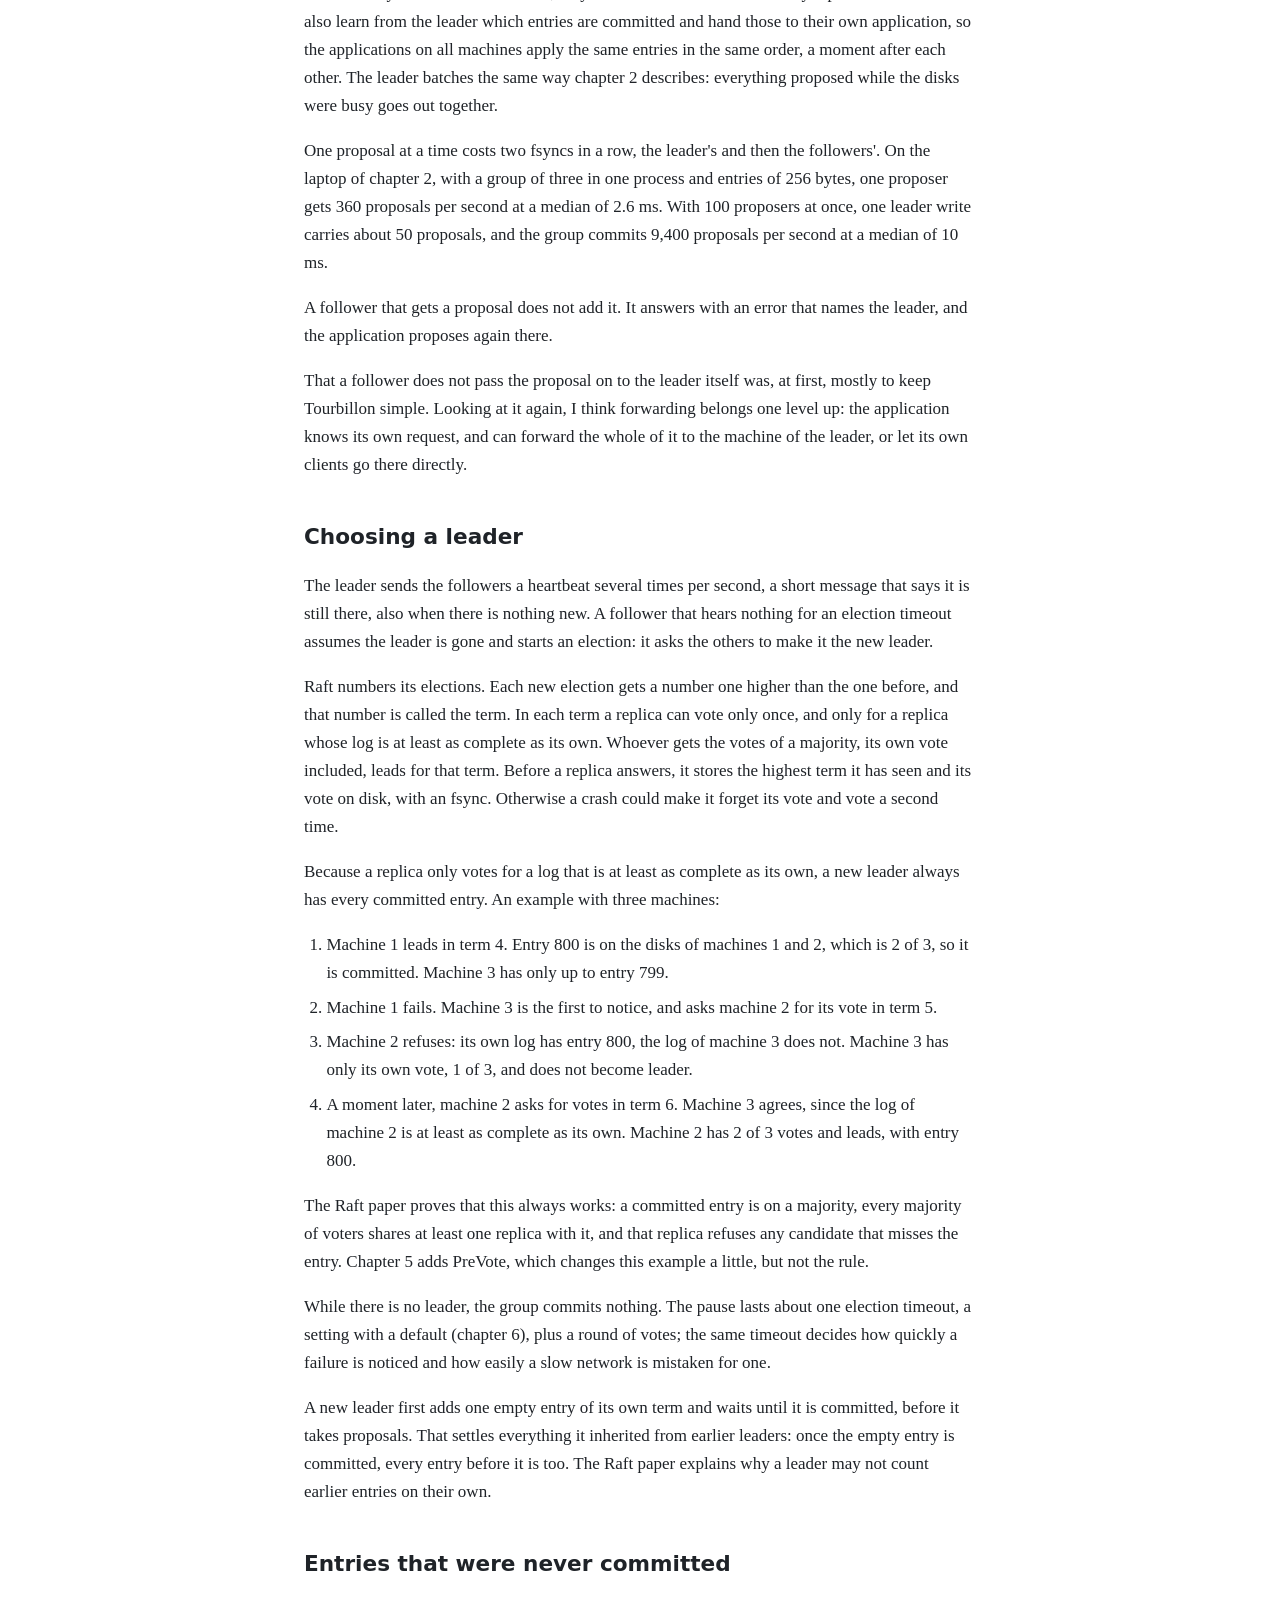
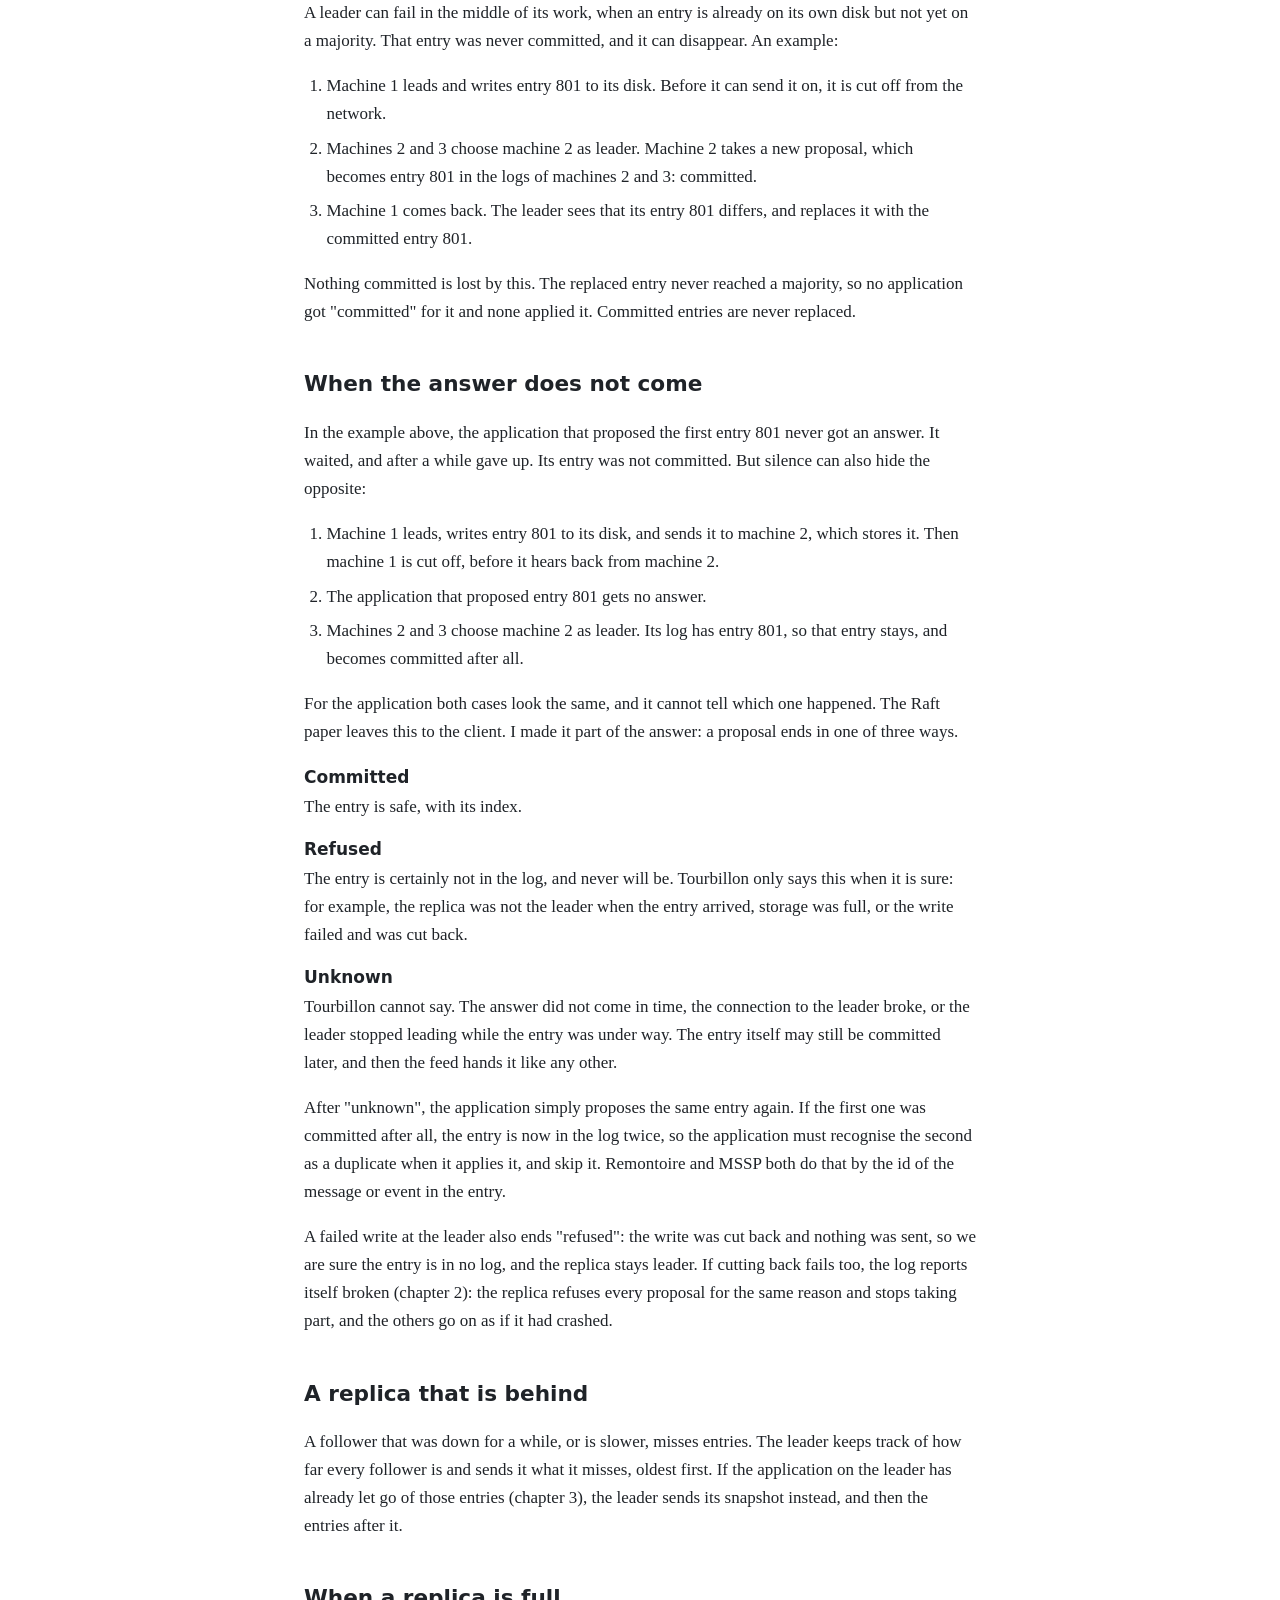
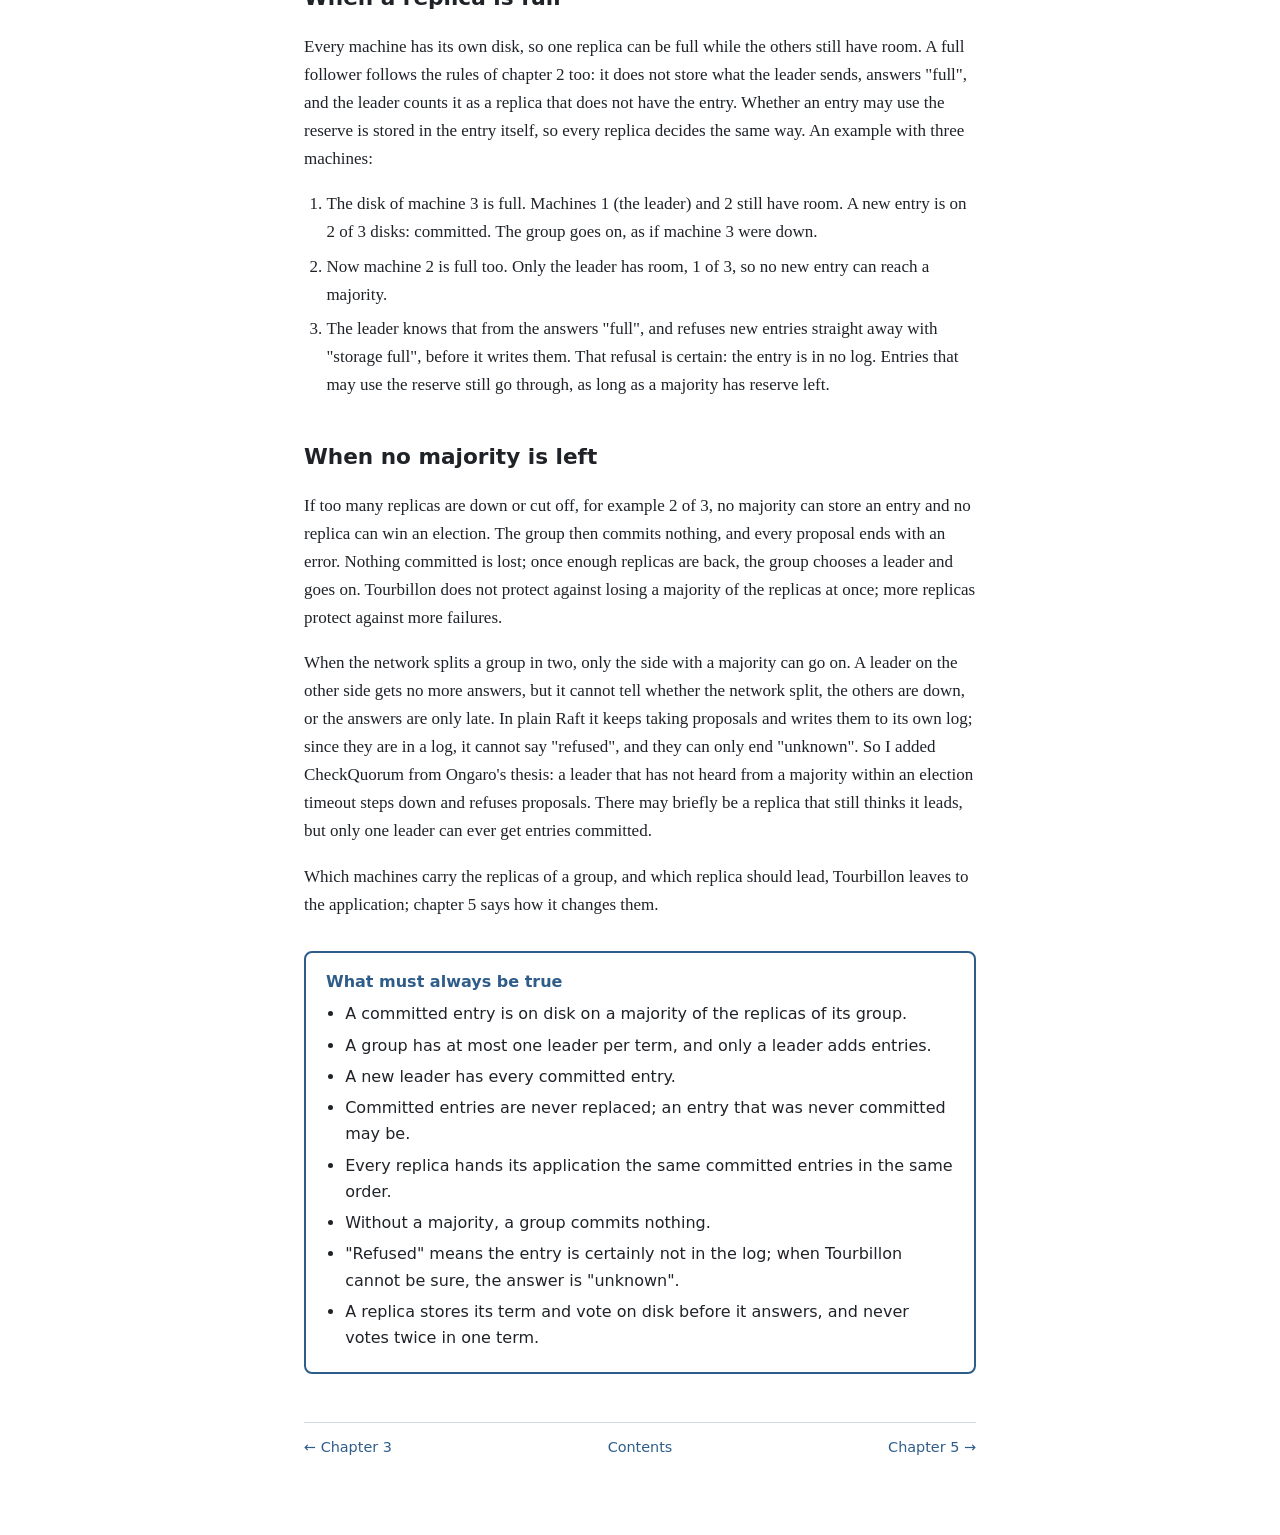
<file: docs/architecture/04-several-machines.html>
<!doctype html>
<html lang="en">
<head>
  <meta charset="utf-8">
  <meta name="viewport" content="width=device-width, initial-scale=1">
  <title>Several machines</title>
  <link rel="stylesheet" href="style.css">
</head>
<body>
<main>
<article>
  <p class="kicker">Chapter 4</p>
  <h1>Several machines</h1>

  <p>Here comes the core of Raft: how a few machines keep one log together, how they choose a leader, and why no committed entry is lost when a machine fails. I follow the Raft paper closely, and say where Tourbillon adds something, such as CheckQuorum or the three outcomes of a proposal.</p>

  <h2>Groups and replicas</h2>
  <p>A group is one log, kept on several machines at once, with its own leader and its own elections. Each machine keeps its own copy of the log exactly as chapter 2 describes, and each has its own application that applies the entries to its own state (chapter 3). Such a copy is called a replica. The application chooses how many replicas a group has: 3 is usual, 5 for something that must survive two failures, 1 for one machine.</p>
  <p>An application can have many groups on the same machines, and they do not depend on each other: Remontoire, for example, has a group for every partition of a stream and one for its register, while MSSP has a single group. A machine then carries a replica of each of them. Every replica has its own files and does its own fsyncs.</p>
  <p>When many groups write at the same time, their fsyncs wait for each other. I measured that on the laptop of chapter 2: 64 logs that all write at once share about 4,500 fsyncs per second, and a write then takes 13 to 17 ms at the median, against 1.1 ms for one log on its own. The total number of entries per second holds up.</p>
  <p>Only after that measurement did I see that there was a choice here. The groups on a machine could also share one log, so that one fsync serves all of them; I expect a write would then wait much less, although I have not measured it. But a segment of such a log holds entries of many groups, and can only go once every group has let go of it. With Remontoire, which keeps its messages in the log until their stream lets them go, the slowest stream would then hold on to the space of all the others. Removing a replica would no longer be deleting one folder, and one damaged file would hit every group on the machine. So I kept one log per group, and pay for it with a longer wait when many groups are busy at once.</p>

  <h2>The leader and the majority</h2>
  <p>One replica of a group is the leader, and the others are followers. A new entry is always proposed to the leader. The leader writes it to its own disk and sends it to the followers, each follower writes it to its own disk and answers, and once a majority of the replicas has the entry on disk, the leader calls it committed: 2 of 3, or 3 of 5. Such a majority is also called a quorum. The leader counts itself too, but only once its own fsync has returned.</p>

  <figure>
    <svg viewBox="0 0 680 250" role="img" aria-labelledby="fig4-title">
      <title id="fig4-title">The application proposes an entry to the leader on machine 1. The leader hands it to the followers on machines 2 and 3. The entry is committed once 2 of the 3 replicas have it on disk.</title>
      <defs>
        <marker id="arrowhead" viewBox="0 0 10 10" refX="9" refY="5" markerWidth="7" markerHeight="7" orient="auto-start-reverse">
          <path class="arrowhead" d="M0,0 L10,5 L0,10 z"/>
        </marker>
      </defs>

      <rect class="box" x="1" y="90" width="150" height="70" rx="8"/>
      <text class="label" x="76" y="122" text-anchor="middle">The application</text>
      <text class="note" x="76" y="143" text-anchor="middle">on any machine</text>

      <rect class="box-main" x="246" y="90" width="170" height="70" rx="8"/>
      <text class="label" x="331" y="122" text-anchor="middle">Machine 1</text>
      <text class="note" x="331" y="143" text-anchor="middle">leader</text>

      <rect class="box" x="509" y="20" width="170" height="70" rx="8"/>
      <text class="label" x="594" y="52" text-anchor="middle">Machine 2</text>
      <text class="note" x="594" y="73" text-anchor="middle">follower</text>

      <rect class="box" x="509" y="160" width="170" height="70" rx="8"/>
      <text class="label" x="594" y="192" text-anchor="middle">Machine 3</text>
      <text class="note" x="594" y="213" text-anchor="middle">follower</text>

      <path class="arrow" d="M153,110 L242,110"/>
      <text class="step" x="197" y="99" text-anchor="middle">1 propose</text>

      <path class="arrow" d="M418,110 L505,62"/>
      <path class="arrow" d="M418,140 L505,188"/>
      <text class="step" x="462" y="128" text-anchor="middle">2 copy</text>

      <path class="arrow" d="M242,145 L155,145"/>
      <text class="step" x="197" y="168" text-anchor="middle">3 committed</text>
      <text class="note" x="197" y="186" text-anchor="middle">once 2 of 3 have it</text>
    </svg>
    <figcaption>Figure 4. One group with three replicas. Only the leader takes new entries; a majority on disk makes them committed.</figcaption>
  </figure>

  <p>Because only the leader adds entries, they stand in the same order in every replica. The followers also learn from the leader which entries are committed and hand those to their own application, so the applications on all machines apply the same entries in the same order, a moment after each other. The leader batches the same way chapter 2 describes: everything proposed while the disks were busy goes out together.</p>
  <p>One proposal at a time costs two fsyncs in a row, the leader's and then the followers'. On the laptop of chapter 2, with a group of three in one process and entries of 256 bytes, one proposer gets 360 proposals per second at a median of 2.6 ms. With 100 proposers at once, one leader write carries about 50 proposals, and the group commits 9,400 proposals per second at a median of 10 ms.</p>
  <p>A follower that gets a proposal does not add it. It answers with an error that names the leader, and the application proposes again there.</p>
  <p>That a follower does not pass the proposal on to the leader itself was, at first, mostly to keep Tourbillon simple. Looking at it again, I think forwarding belongs one level up: the application knows its own request, and can forward the whole of it to the machine of the leader, or let its own clients go there directly.</p>

  <h2>Choosing a leader</h2>
  <p>The leader sends the followers a heartbeat several times per second, a short message that says it is still there, also when there is nothing new. A follower that hears nothing for an election timeout assumes the leader is gone and starts an election: it asks the others to make it the new leader.</p>
  <p>Raft numbers its elections. Each new election gets a number one higher than the one before, and that number is called the term. In each term a replica can vote only once, and only for a replica whose log is at least as complete as its own. Whoever gets the votes of a majority, its own vote included, leads for that term. Before a replica answers, it stores the highest term it has seen and its vote on disk, with an fsync. Otherwise a crash could make it forget its vote and vote a second time.</p>
  <p>Because a replica only votes for a log that is at least as complete as its own, a new leader always has every committed entry. An example with three machines:</p>
  <ol class="steps">
    <li>Machine 1 leads in term 4. Entry 800 is on the disks of machines 1 and 2, which is 2 of 3, so it is committed. Machine 3 has only up to entry 799.</li>
    <li>Machine 1 fails. Machine 3 is the first to notice, and asks machine 2 for its vote in term 5.</li>
    <li>Machine 2 refuses: its own log has entry 800, the log of machine 3 does not. Machine 3 has only its own vote, 1 of 3, and does not become leader.</li>
    <li>A moment later, machine 2 asks for votes in term 6. Machine 3 agrees, since the log of machine 2 is at least as complete as its own. Machine 2 has 2 of 3 votes and leads, with entry 800.</li>
  </ol>
  <p>The Raft paper proves that this always works: a committed entry is on a majority, every majority of voters shares at least one replica with it, and that replica refuses any candidate that misses the entry. Chapter 5 adds PreVote, which changes this example a little, but not the rule.</p>
  <p>While there is no leader, the group commits nothing. The pause lasts about one election timeout, a setting with a default (chapter 6), plus a round of votes; the same timeout decides how quickly a failure is noticed and how easily a slow network is mistaken for one.</p>
  <p>A new leader first adds one empty entry of its own term and waits until it is committed, before it takes proposals. That settles everything it inherited from earlier leaders: once the empty entry is committed, every entry before it is too. The Raft paper explains why a leader may not count earlier entries on their own.</p>

  <h2>Entries that were never committed</h2>
  <p>A leader can fail in the middle of its work, when an entry is already on its own disk but not yet on a majority. That entry was never committed, and it can disappear. An example:</p>
  <ol class="steps">
    <li>Machine 1 leads and writes entry 801 to its disk. Before it can send it on, it is cut off from the network.</li>
    <li>Machines 2 and 3 choose machine 2 as leader. Machine 2 takes a new proposal, which becomes entry 801 in the logs of machines 2 and 3: committed.</li>
    <li>Machine 1 comes back. The leader sees that its entry 801 differs, and replaces it with the committed entry 801.</li>
  </ol>
  <p>Nothing committed is lost by this. The replaced entry never reached a majority, so no application got "committed" for it and none applied it. Committed entries are never replaced.</p>

  <h2>When the answer does not come</h2>
  <p>In the example above, the application that proposed the first entry 801 never got an answer. It waited, and after a while gave up. Its entry was not committed. But silence can also hide the opposite:</p>
  <ol class="steps">
    <li>Machine 1 leads, writes entry 801 to its disk, and sends it to machine 2, which stores it. Then machine 1 is cut off, before it hears back from machine 2.</li>
    <li>The application that proposed entry 801 gets no answer.</li>
    <li>Machines 2 and 3 choose machine 2 as leader. Its log has entry 801, so that entry stays, and becomes committed after all.</li>
  </ol>
  <p>For the application both cases look the same, and it cannot tell which one happened. The Raft paper leaves this to the client. I made it part of the answer: a proposal ends in one of three ways.</p>
  <dl class="glossary">
    <dt>Committed</dt>
    <dd>The entry is safe, with its index.</dd>
    <dt>Refused</dt>
    <dd>The entry is certainly not in the log, and never will be. Tourbillon only says this when it is sure: for example, the replica was not the leader when the entry arrived, storage was full, or the write failed and was cut back.</dd>
    <dt>Unknown</dt>
    <dd>Tourbillon cannot say. The answer did not come in time, the connection to the leader broke, or the leader stopped leading while the entry was under way. The entry itself may still be committed later, and then the feed hands it like any other.</dd>
  </dl>
  <p>After "unknown", the application simply proposes the same entry again. If the first one was committed after all, the entry is now in the log twice, so the application must recognise the second as a duplicate when it applies it, and skip it. Remontoire and MSSP both do that by the id of the message or event in the entry.</p>
  <p>A failed write at the leader also ends "refused": the write was cut back and nothing was sent, so we are sure the entry is in no log, and the replica stays leader. If cutting back fails too, the log reports itself broken (chapter 2): the replica refuses every proposal for the same reason and stops taking part, and the others go on as if it had crashed.</p>

  <h2>A replica that is behind</h2>
  <p>A follower that was down for a while, or is slower, misses entries. The leader keeps track of how far every follower is and sends it what it misses, oldest first. If the application on the leader has already let go of those entries (chapter 3), the leader sends its snapshot instead, and then the entries after it.</p>

  <h2>When a replica is full</h2>
  <p>Every machine has its own disk, so one replica can be full while the others still have room. A full follower follows the rules of chapter 2 too: it does not store what the leader sends, answers "full", and the leader counts it as a replica that does not have the entry. Whether an entry may use the reserve is stored in the entry itself, so every replica decides the same way. An example with three machines:</p>
  <ol class="steps">
    <li>The disk of machine 3 is full. Machines 1 (the leader) and 2 still have room. A new entry is on 2 of 3 disks: committed. The group goes on, as if machine 3 were down.</li>
    <li>Now machine 2 is full too. Only the leader has room, 1 of 3, so no new entry can reach a majority.</li>
    <li>The leader knows that from the answers "full", and refuses new entries straight away with "storage full", before it writes them. That refusal is certain: the entry is in no log. Entries that may use the reserve still go through, as long as a majority has reserve left.</li>
  </ol>

  <h2>When no majority is left</h2>
  <p>If too many replicas are down or cut off, for example 2 of 3, no majority can store an entry and no replica can win an election. The group then commits nothing, and every proposal ends with an error. Nothing committed is lost; once enough replicas are back, the group chooses a leader and goes on. Tourbillon does not protect against losing a majority of the replicas at once; more replicas protect against more failures.</p>
  <p>When the network splits a group in two, only the side with a majority can go on. A leader on the other side gets no more answers, but it cannot tell whether the network split, the others are down, or the answers are only late. In plain Raft it keeps taking proposals and writes them to its own log; since they are in a log, it cannot say "refused", and they can only end "unknown". So I added CheckQuorum from Ongaro's thesis: a leader that has not heard from a majority within an election timeout steps down and refuses proposals. There may briefly be a replica that still thinks it leads, but only one leader can ever get entries committed.</p>
  <p>Which machines carry the replicas of a group, and which replica should lead, Tourbillon leaves to the application; chapter 5 says how it changes them.</p>

  <div class="promises">
    <strong>What must always be true</strong>
    <ul>
      <li>A committed entry is on disk on a majority of the replicas of its group.</li>
      <li>A group has at most one leader per term, and only a leader adds entries.</li>
      <li>A new leader has every committed entry.</li>
      <li>Committed entries are never replaced; an entry that was never committed may be.</li>
      <li>Every replica hands its application the same committed entries in the same order.</li>
      <li>Without a majority, a group commits nothing.</li>
      <li>"Refused" means the entry is certainly not in the log; when Tourbillon cannot be sure, the answer is "unknown".</li>
      <li>A replica stores its term and vote on disk before it answers, and never votes twice in one term.</li>
    </ul>
  </div>
</article>
<nav class="pages">
  <a href="03-state-and-snapshots.html"><span>← Chapter 3</span></a>
  <a href="index.html"><span>Contents</span></a>
  <a href="05-changing-the-replicas.html"><span>Chapter 5 →</span></a>
</nav>
</main>
</body>
</html>
</file>
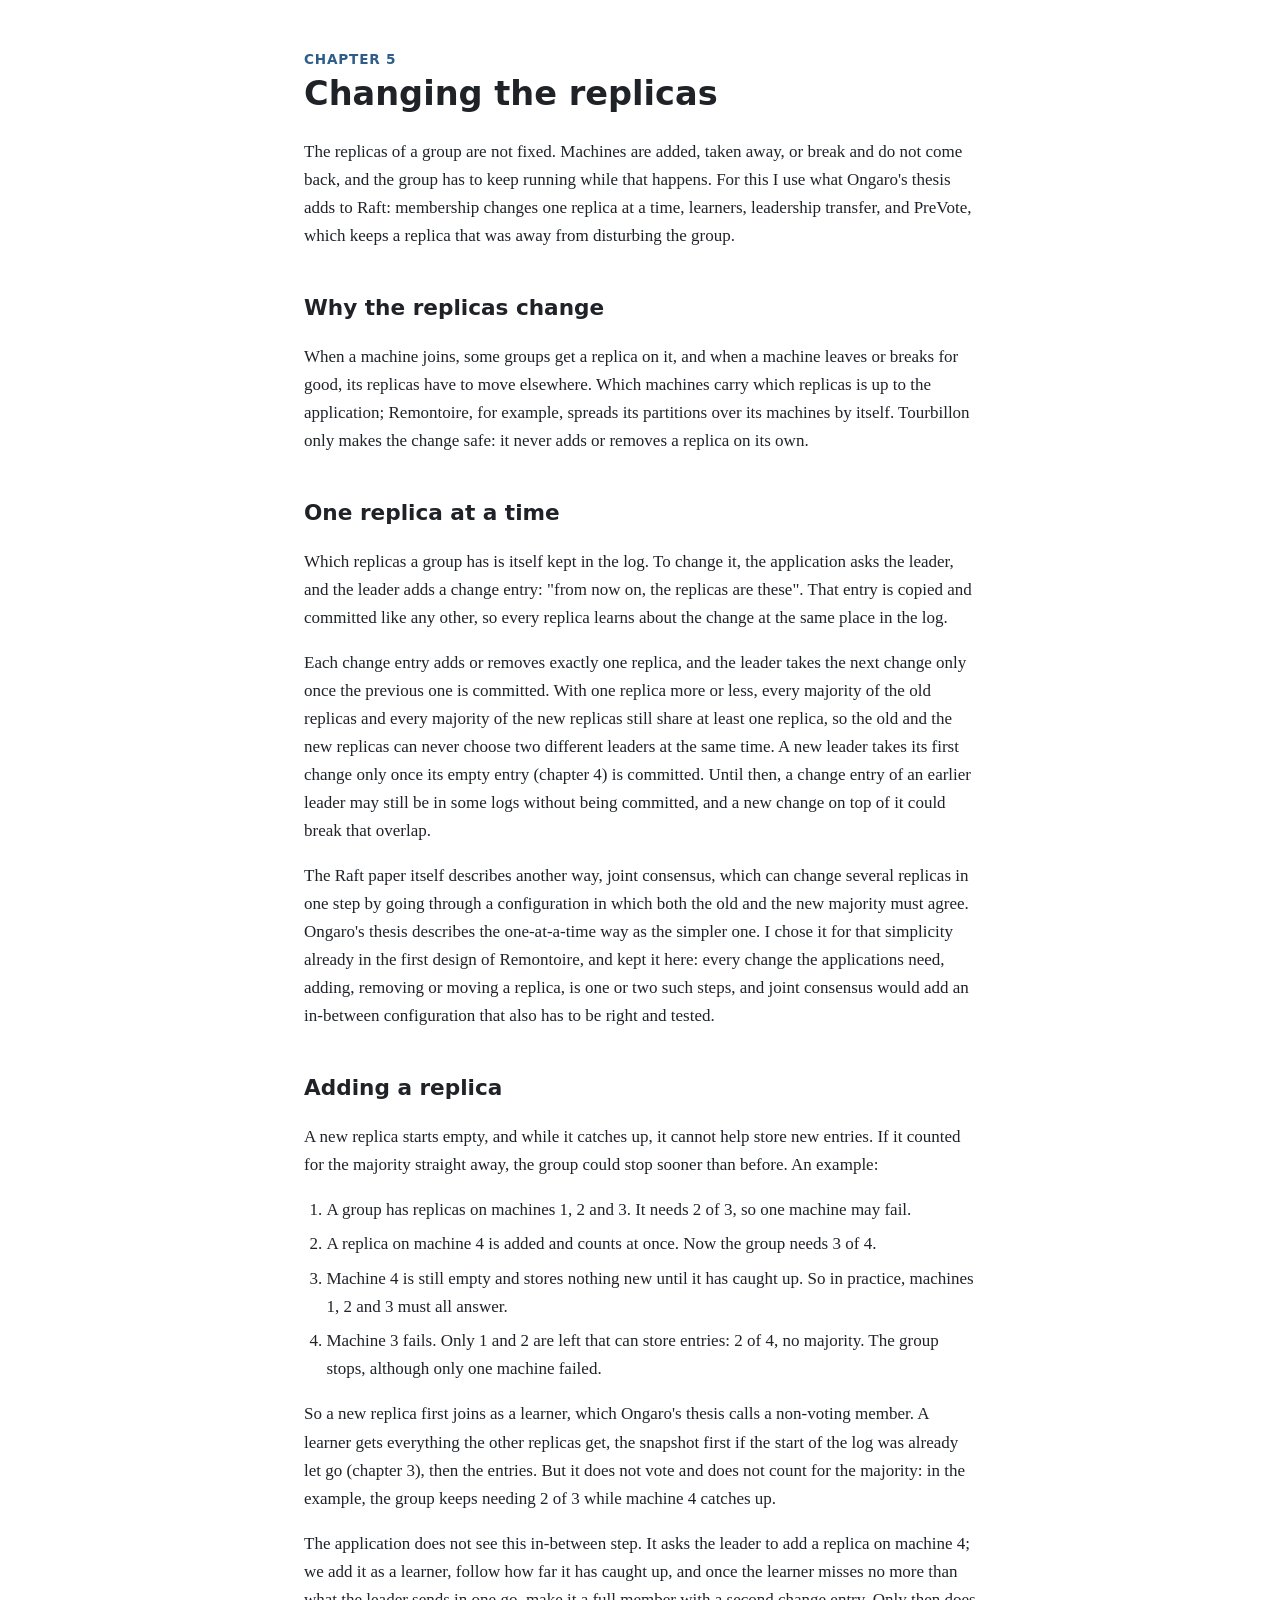
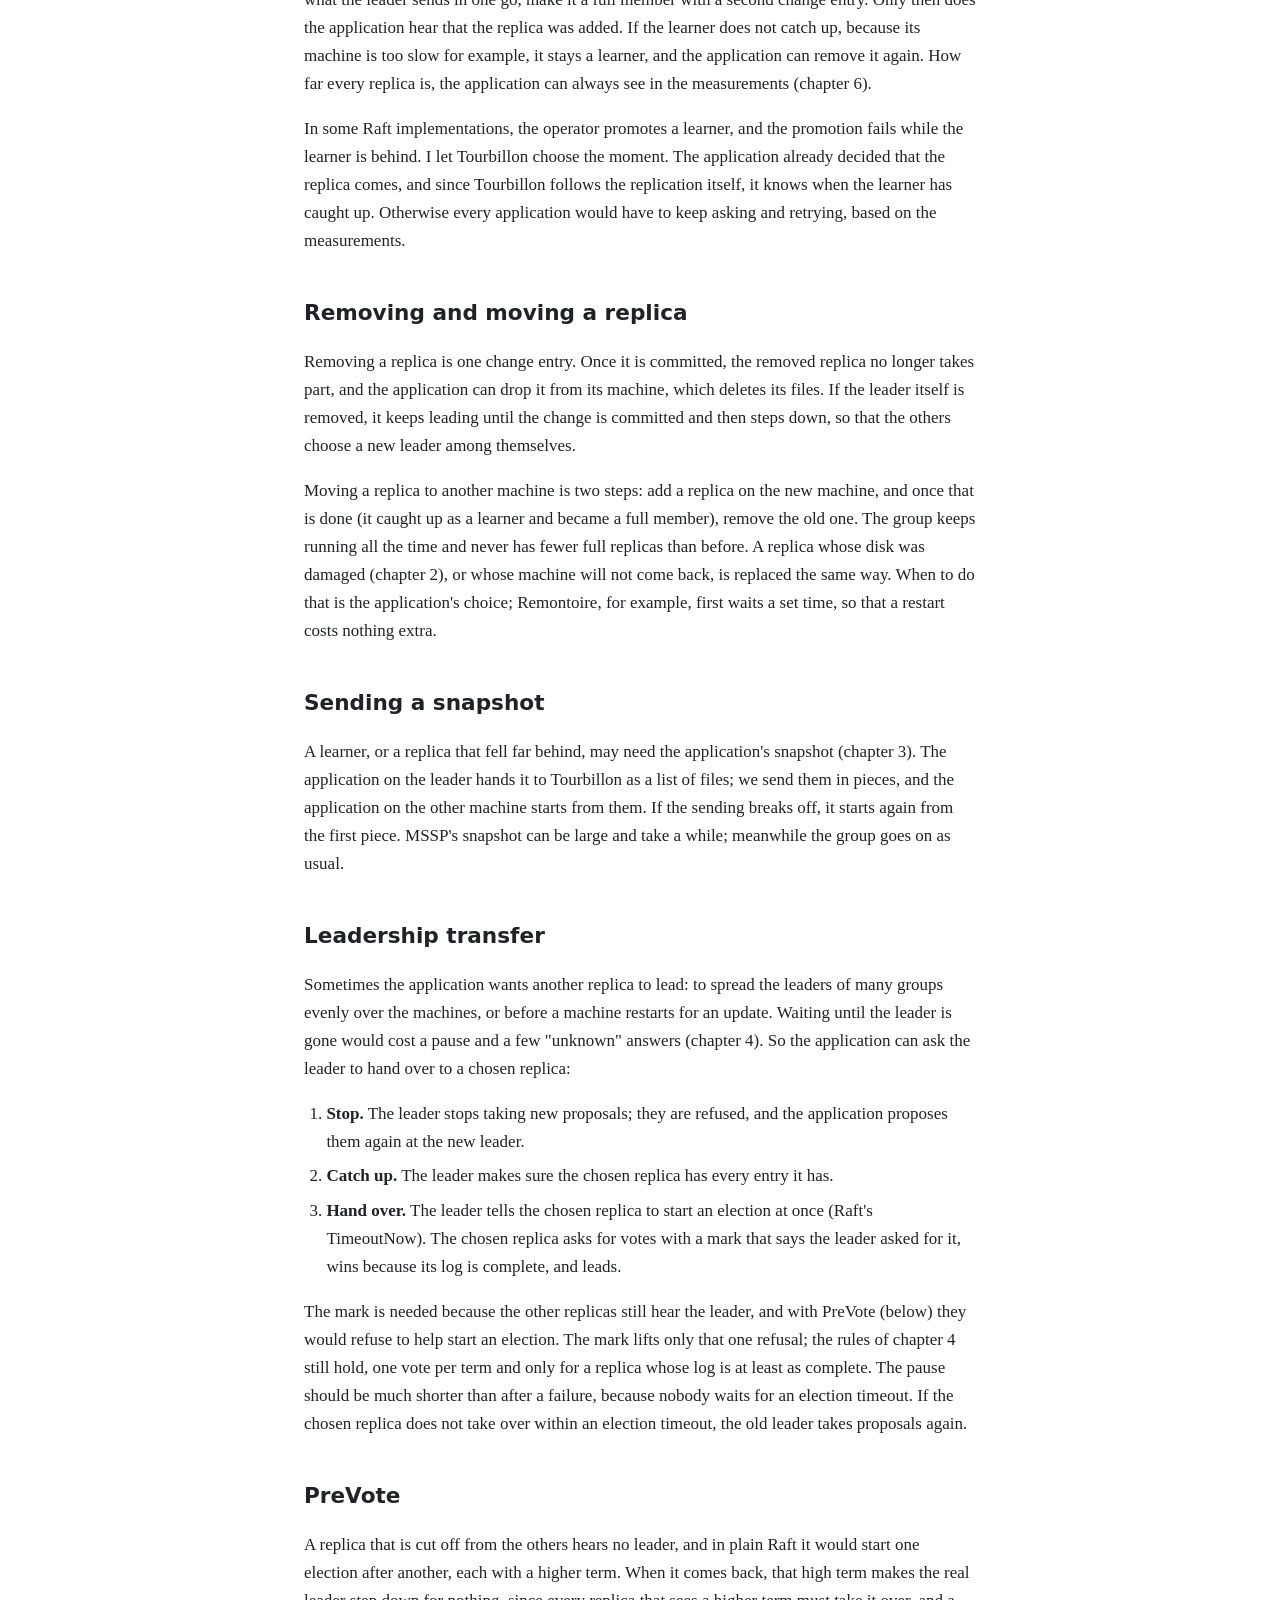
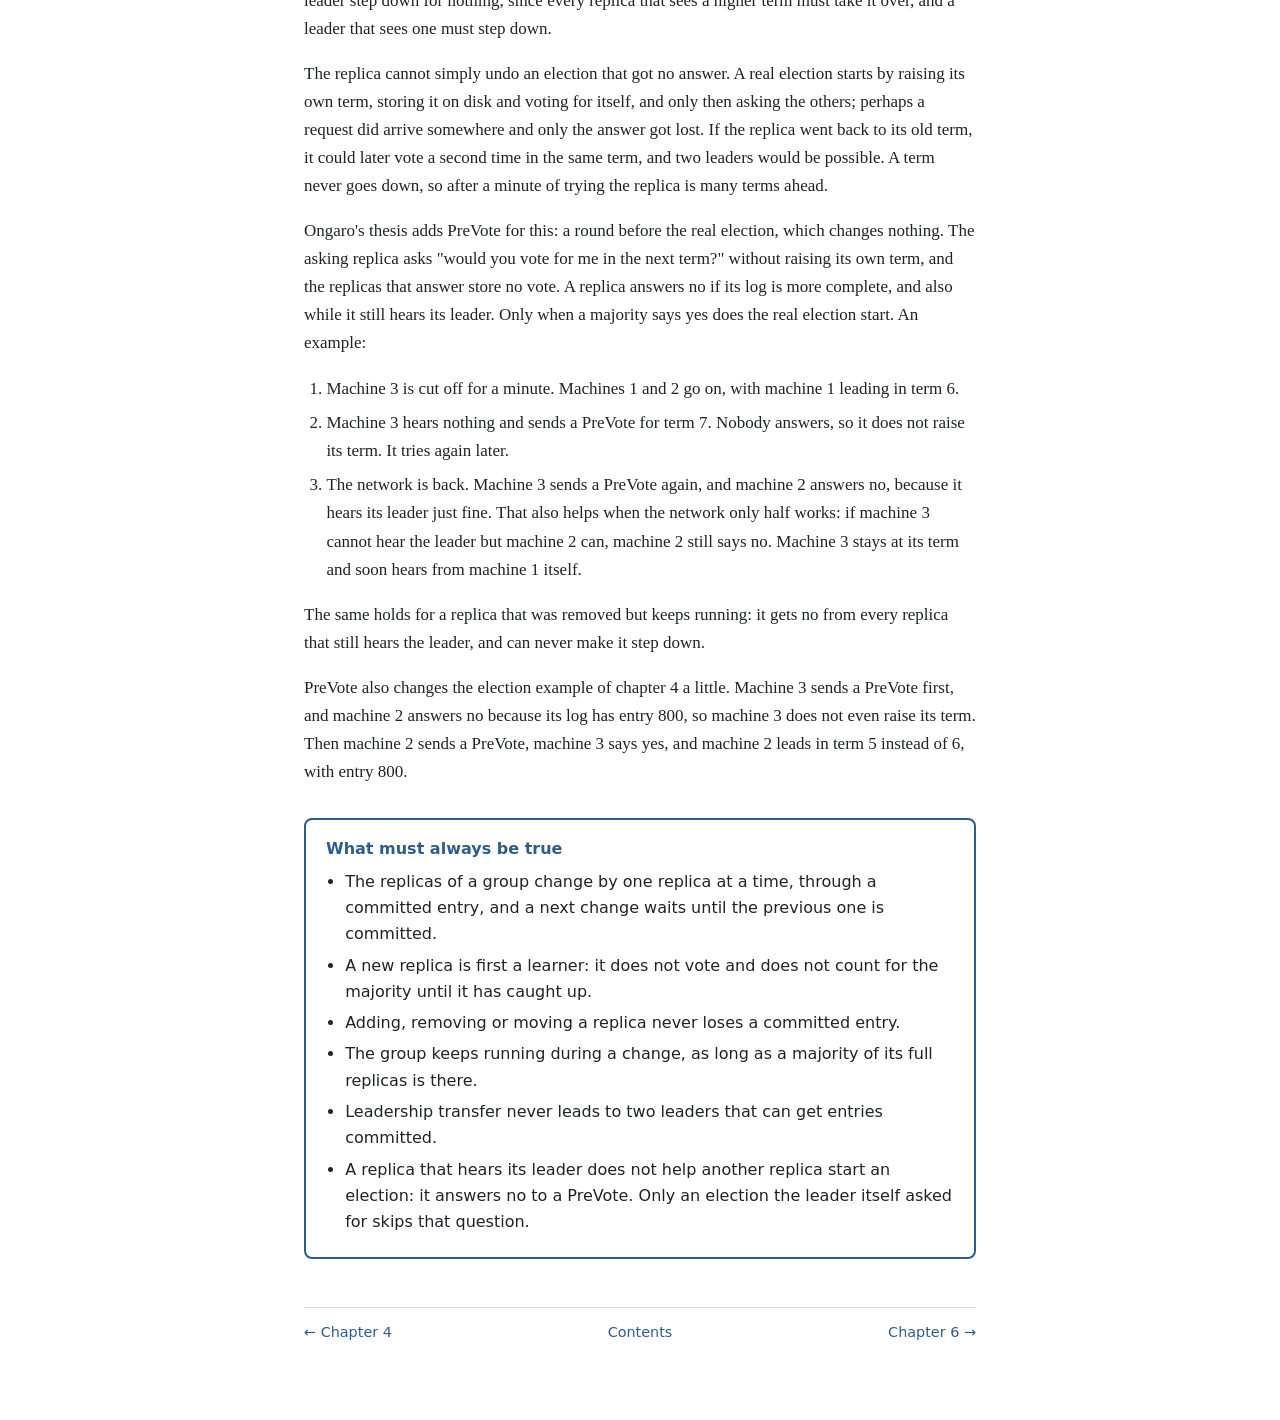
<file: docs/architecture/05-changing-the-replicas.html>
<!doctype html>
<html lang="en">
<head>
  <meta charset="utf-8">
  <meta name="viewport" content="width=device-width, initial-scale=1">
  <title>Changing the replicas</title>
  <link rel="stylesheet" href="style.css">
</head>
<body>
<main>
<article>
  <p class="kicker">Chapter 5</p>
  <h1>Changing the replicas</h1>

  <p>The replicas of a group are not fixed. Machines are added, taken away, or break and do not come back, and the group has to keep running while that happens. For this I use what Ongaro's thesis adds to Raft: membership changes one replica at a time, learners, leadership transfer, and PreVote, which keeps a replica that was away from disturbing the group.</p>

  <h2>Why the replicas change</h2>
  <p>When a machine joins, some groups get a replica on it, and when a machine leaves or breaks for good, its replicas have to move elsewhere. Which machines carry which replicas is up to the application; Remontoire, for example, spreads its partitions over its machines by itself. Tourbillon only makes the change safe: it never adds or removes a replica on its own.</p>

  <h2>One replica at a time</h2>
  <p>Which replicas a group has is itself kept in the log. To change it, the application asks the leader, and the leader adds a change entry: "from now on, the replicas are these". That entry is copied and committed like any other, so every replica learns about the change at the same place in the log.</p>
  <p>Each change entry adds or removes exactly one replica, and the leader takes the next change only once the previous one is committed. With one replica more or less, every majority of the old replicas and every majority of the new replicas still share at least one replica, so the old and the new replicas can never choose two different leaders at the same time. A new leader takes its first change only once its empty entry (chapter 4) is committed. Until then, a change entry of an earlier leader may still be in some logs without being committed, and a new change on top of it could break that overlap.</p>
  <p>The Raft paper itself describes another way, joint consensus, which can change several replicas in one step by going through a configuration in which both the old and the new majority must agree. Ongaro's thesis describes the one-at-a-time way as the simpler one. I chose it for that simplicity already in the first design of Remontoire, and kept it here: every change the applications need, adding, removing or moving a replica, is one or two such steps, and joint consensus would add an in-between configuration that also has to be right and tested.</p>

  <h2>Adding a replica</h2>
  <p>A new replica starts empty, and while it catches up, it cannot help store new entries. If it counted for the majority straight away, the group could stop sooner than before. An example:</p>
  <ol class="steps">
    <li>A group has replicas on machines 1, 2 and 3. It needs 2 of 3, so one machine may fail.</li>
    <li>A replica on machine 4 is added and counts at once. Now the group needs 3 of 4.</li>
    <li>Machine 4 is still empty and stores nothing new until it has caught up. So in practice, machines 1, 2 and 3 must all answer.</li>
    <li>Machine 3 fails. Only 1 and 2 are left that can store entries: 2 of 4, no majority. The group stops, although only one machine failed.</li>
  </ol>
  <p>So a new replica first joins as a learner, which Ongaro's thesis calls a non-voting member. A learner gets everything the other replicas get, the snapshot first if the start of the log was already let go (chapter 3), then the entries. But it does not vote and does not count for the majority: in the example, the group keeps needing 2 of 3 while machine 4 catches up.</p>
  <p>The application does not see this in-between step. It asks the leader to add a replica on machine 4; we add it as a learner, follow how far it has caught up, and once the learner misses no more than what the leader sends in one go, make it a full member with a second change entry. Only then does the application hear that the replica was added. If the learner does not catch up, because its machine is too slow for example, it stays a learner, and the application can remove it again. How far every replica is, the application can always see in the measurements (chapter 6).</p>
  <p>In some Raft implementations, the operator promotes a learner, and the promotion fails while the learner is behind. I let Tourbillon choose the moment. The application already decided that the replica comes, and since Tourbillon follows the replication itself, it knows when the learner has caught up. Otherwise every application would have to keep asking and retrying, based on the measurements.</p>

  <h2>Removing and moving a replica</h2>
  <p>Removing a replica is one change entry. Once it is committed, the removed replica no longer takes part, and the application can drop it from its machine, which deletes its files. If the leader itself is removed, it keeps leading until the change is committed and then steps down, so that the others choose a new leader among themselves.</p>
  <p>Moving a replica to another machine is two steps: add a replica on the new machine, and once that is done (it caught up as a learner and became a full member), remove the old one. The group keeps running all the time and never has fewer full replicas than before. A replica whose disk was damaged (chapter 2), or whose machine will not come back, is replaced the same way. When to do that is the application's choice; Remontoire, for example, first waits a set time, so that a restart costs nothing extra.</p>

  <h2>Sending a snapshot</h2>
  <p>A learner, or a replica that fell far behind, may need the application's snapshot (chapter 3). The application on the leader hands it to Tourbillon as a list of files; we send them in pieces, and the application on the other machine starts from them. If the sending breaks off, it starts again from the first piece. MSSP's snapshot can be large and take a while; meanwhile the group goes on as usual.</p>

  <h2>Leadership transfer</h2>
  <p>Sometimes the application wants another replica to lead: to spread the leaders of many groups evenly over the machines, or before a machine restarts for an update. Waiting until the leader is gone would cost a pause and a few "unknown" answers (chapter 4). So the application can ask the leader to hand over to a chosen replica:</p>
  <ol class="steps">
    <li><strong>Stop.</strong> The leader stops taking new proposals; they are refused, and the application proposes them again at the new leader.</li>
    <li><strong>Catch up.</strong> The leader makes sure the chosen replica has every entry it has.</li>
    <li><strong>Hand over.</strong> The leader tells the chosen replica to start an election at once (Raft's TimeoutNow). The chosen replica asks for votes with a mark that says the leader asked for it, wins because its log is complete, and leads.</li>
  </ol>
  <p>The mark is needed because the other replicas still hear the leader, and with PreVote (below) they would refuse to help start an election. The mark lifts only that one refusal; the rules of chapter 4 still hold, one vote per term and only for a replica whose log is at least as complete. The pause should be much shorter than after a failure, because nobody waits for an election timeout. If the chosen replica does not take over within an election timeout, the old leader takes proposals again.</p>

  <h2>PreVote</h2>
  <p>A replica that is cut off from the others hears no leader, and in plain Raft it would start one election after another, each with a higher term. When it comes back, that high term makes the real leader step down for nothing, since every replica that sees a higher term must take it over, and a leader that sees one must step down.</p>
  <p>The replica cannot simply undo an election that got no answer. A real election starts by raising its own term, storing it on disk and voting for itself, and only then asking the others; perhaps a request did arrive somewhere and only the answer got lost. If the replica went back to its old term, it could later vote a second time in the same term, and two leaders would be possible. A term never goes down, so after a minute of trying the replica is many terms ahead.</p>
  <p>Ongaro's thesis adds PreVote for this: a round before the real election, which changes nothing. The asking replica asks "would you vote for me in the next term?" without raising its own term, and the replicas that answer store no vote. A replica answers no if its log is more complete, and also while it still hears its leader. Only when a majority says yes does the real election start. An example:</p>
  <ol class="steps">
    <li>Machine 3 is cut off for a minute. Machines 1 and 2 go on, with machine 1 leading in term 6.</li>
    <li>Machine 3 hears nothing and sends a PreVote for term 7. Nobody answers, so it does not raise its term. It tries again later.</li>
    <li>The network is back. Machine 3 sends a PreVote again, and machine 2 answers no, because it hears its leader just fine. That also helps when the network only half works: if machine 3 cannot hear the leader but machine 2 can, machine 2 still says no. Machine 3 stays at its term and soon hears from machine 1 itself.</li>
  </ol>
  <p>The same holds for a replica that was removed but keeps running: it gets no from every replica that still hears the leader, and can never make it step down.</p>
  <p>PreVote also changes the election example of chapter 4 a little. Machine 3 sends a PreVote first, and machine 2 answers no because its log has entry 800, so machine 3 does not even raise its term. Then machine 2 sends a PreVote, machine 3 says yes, and machine 2 leads in term 5 instead of 6, with entry 800.</p>

  <div class="promises">
    <strong>What must always be true</strong>
    <ul>
      <li>The replicas of a group change by one replica at a time, through a committed entry, and a next change waits until the previous one is committed.</li>
      <li>A new replica is first a learner: it does not vote and does not count for the majority until it has caught up.</li>
      <li>Adding, removing or moving a replica never loses a committed entry.</li>
      <li>The group keeps running during a change, as long as a majority of its full replicas is there.</li>
      <li>Leadership transfer never leads to two leaders that can get entries committed.</li>
      <li>A replica that hears its leader does not help another replica start an election: it answers no to a PreVote. Only an election the leader itself asked for skips that question.</li>
    </ul>
  </div>
</article>
<nav class="pages">
  <a href="04-several-machines.html"><span>← Chapter 4</span></a>
  <a href="index.html"><span>Contents</span></a>
  <a href="06-hosting-and-api.html"><span>Chapter 6 →</span></a>
</nav>
</main>
</body>
</html>
</file>
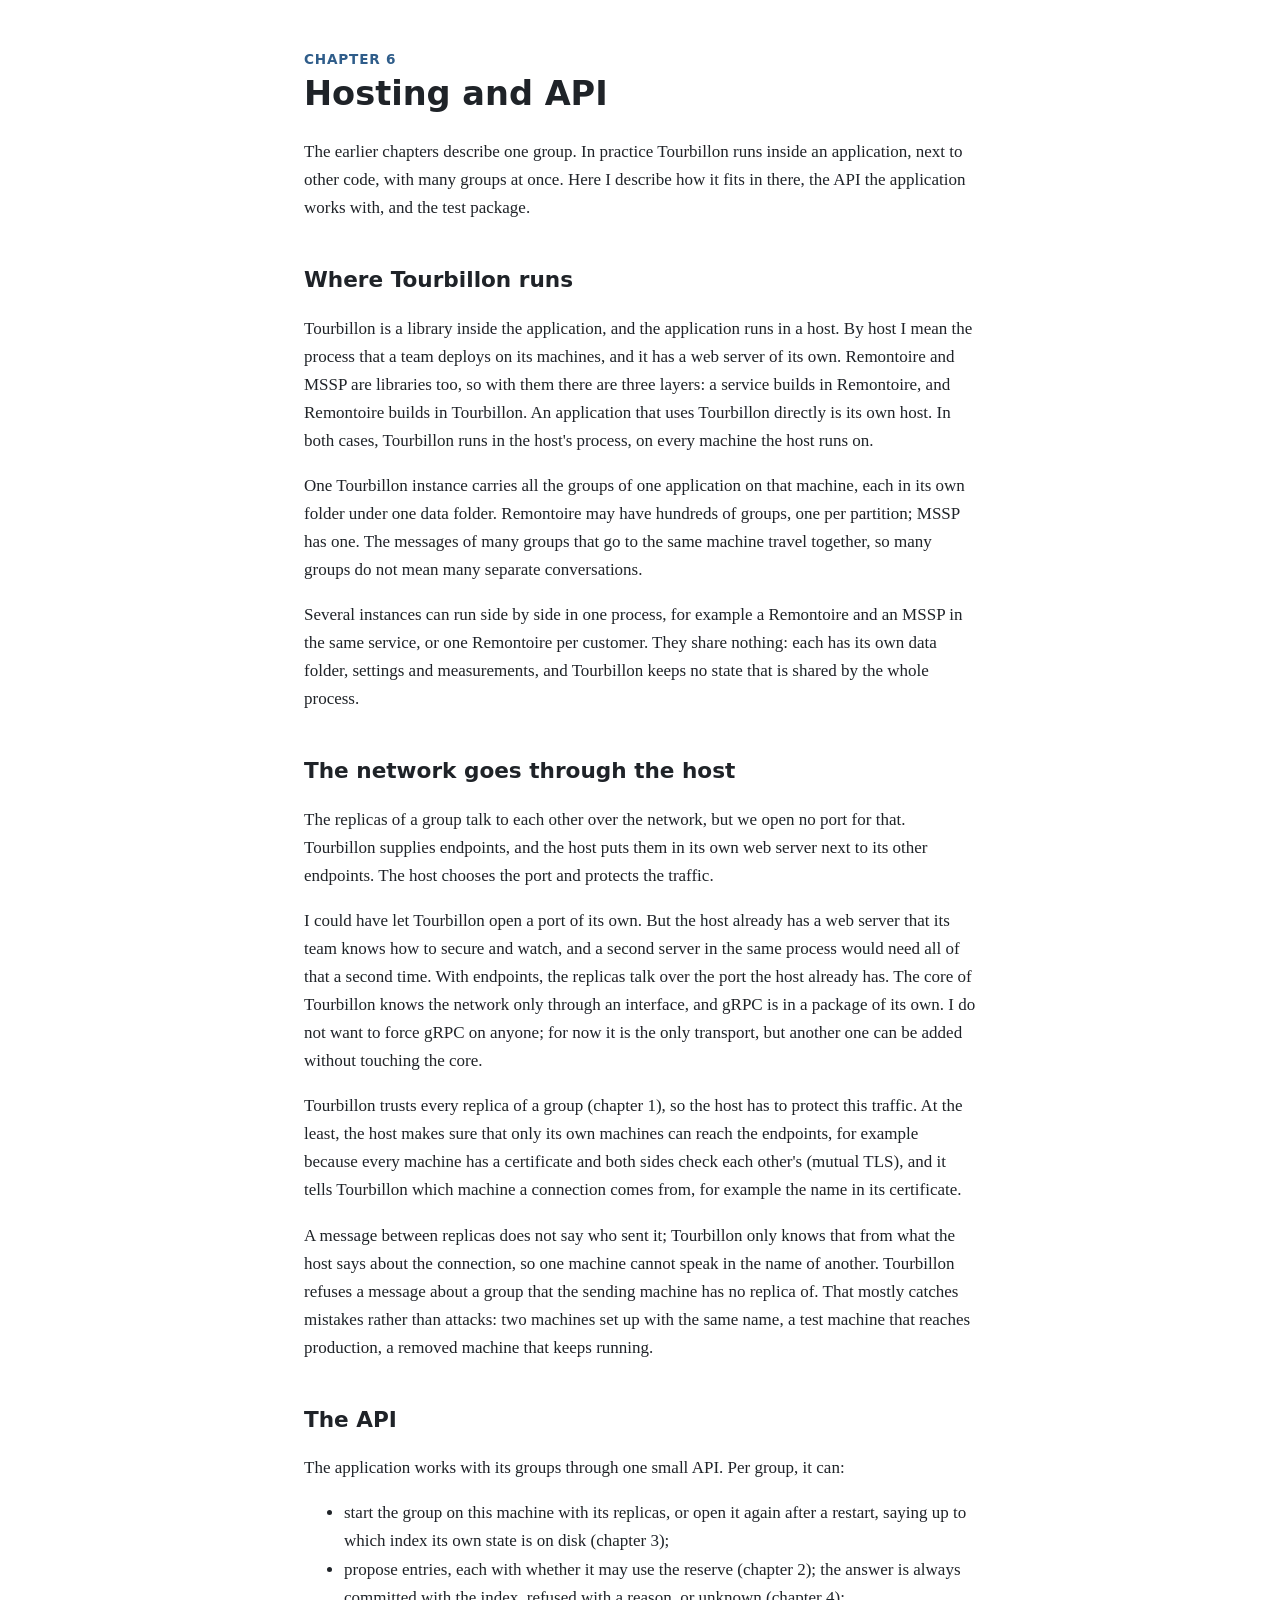
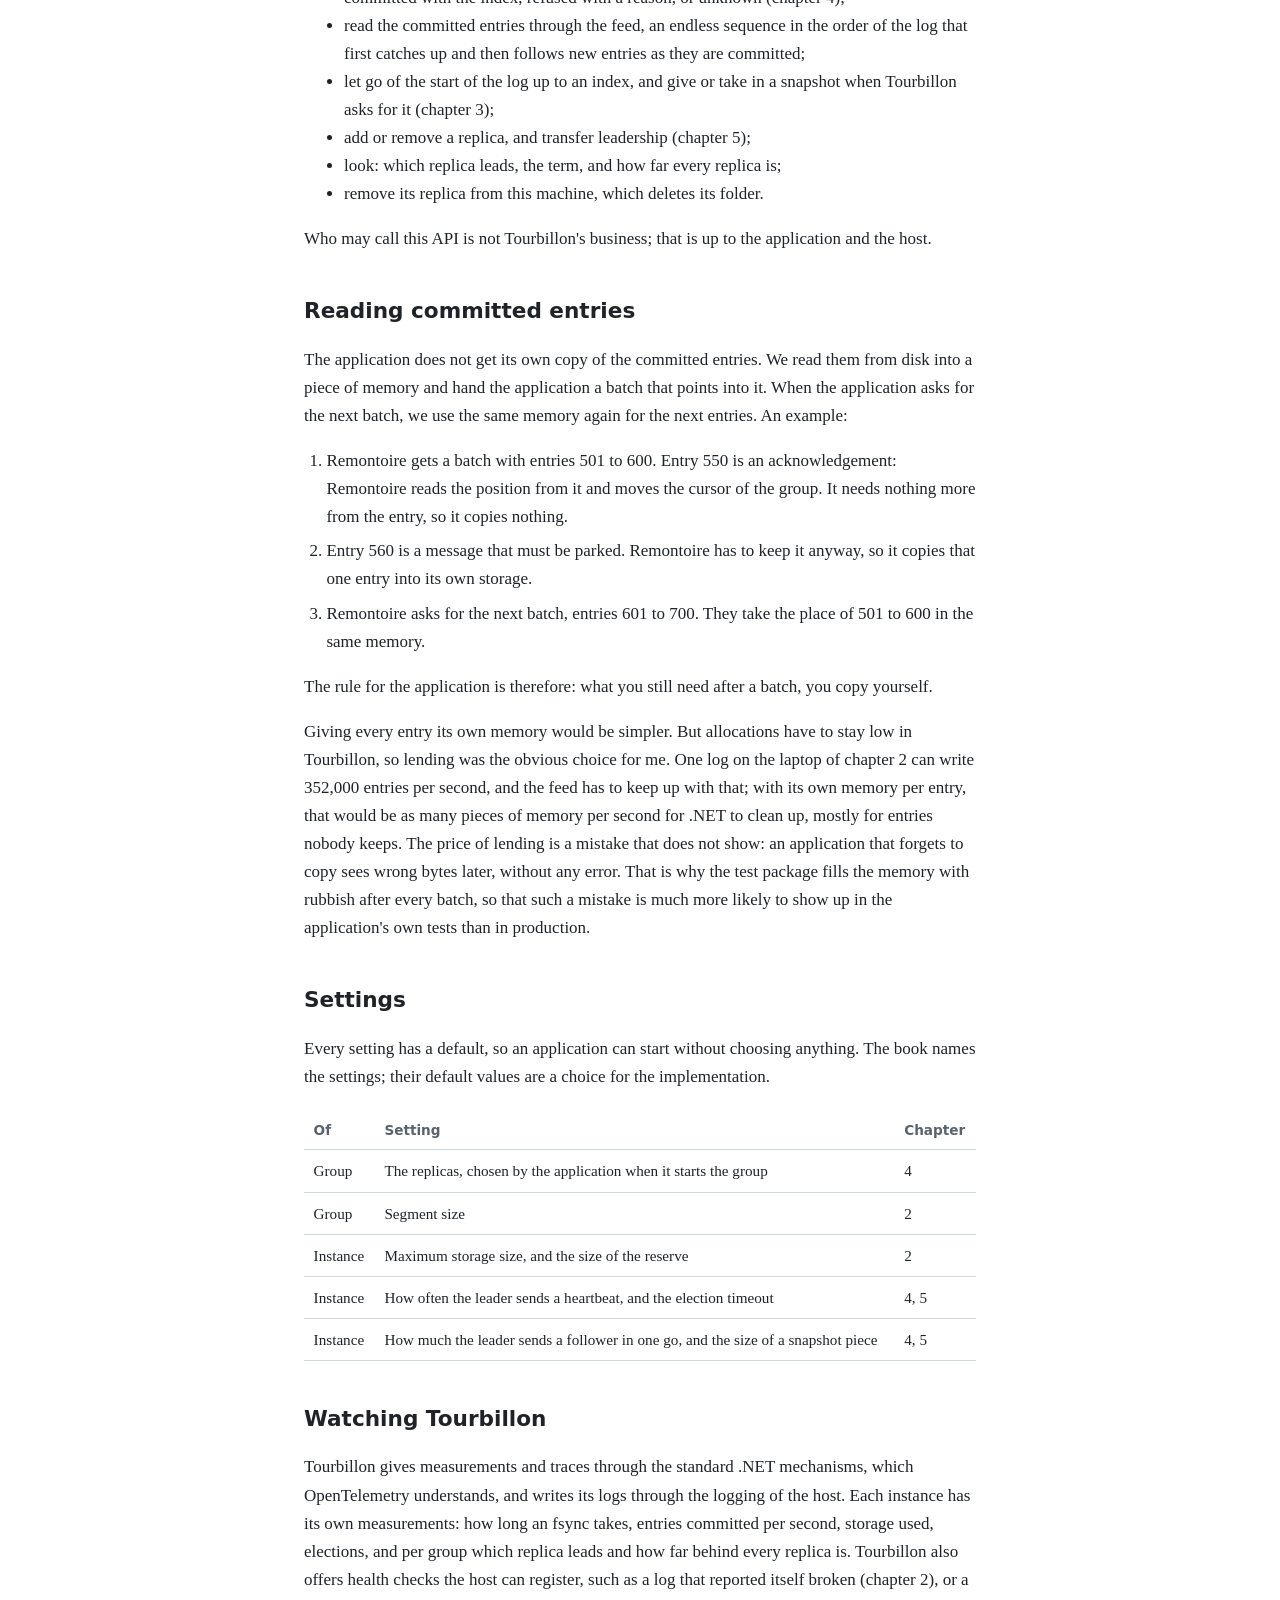
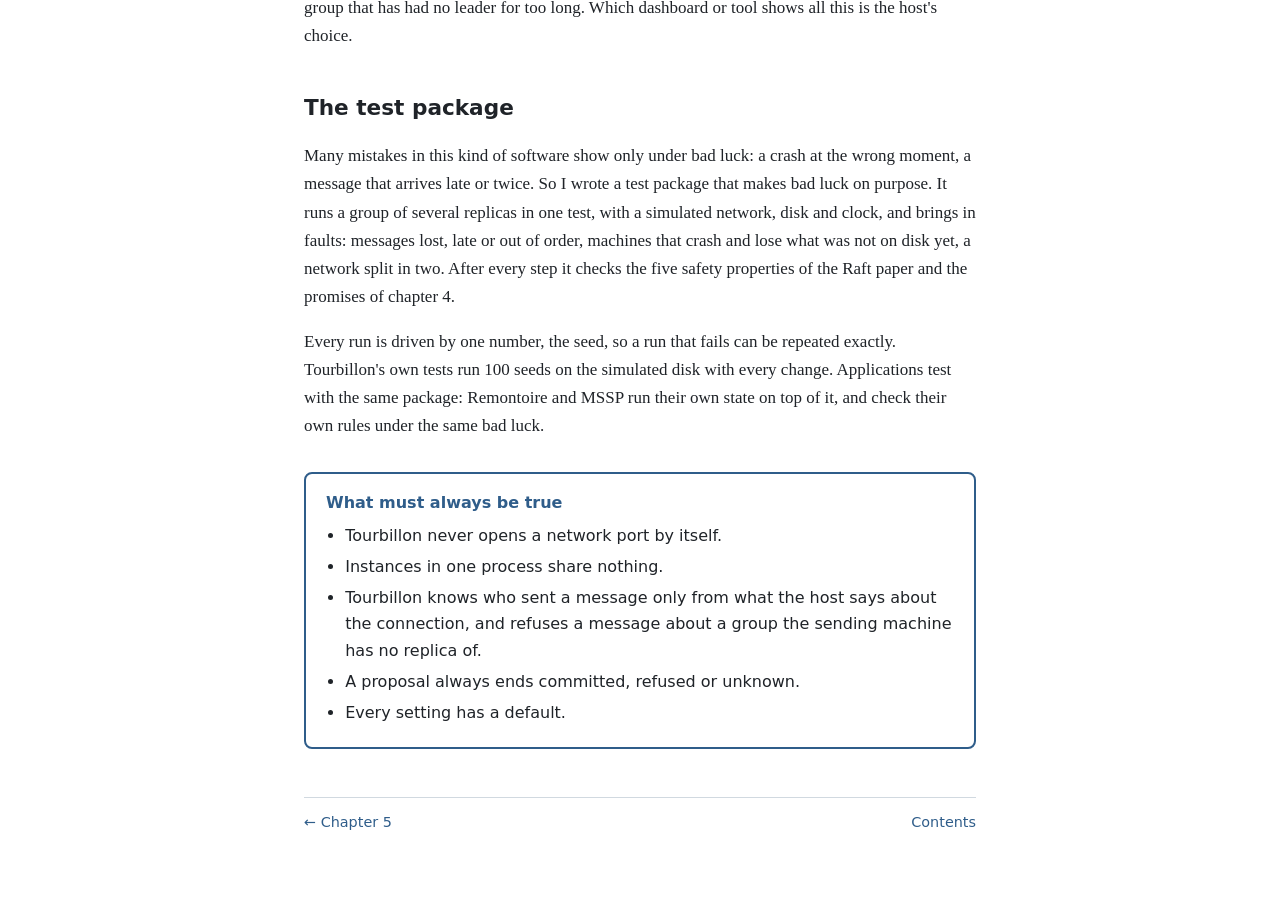
<file: docs/architecture/06-hosting-and-api.html>
<!doctype html>
<html lang="en">
<head>
  <meta charset="utf-8">
  <meta name="viewport" content="width=device-width, initial-scale=1">
  <title>Hosting and API</title>
  <link rel="stylesheet" href="style.css">
</head>
<body>
<main>
<article>
  <p class="kicker">Chapter 6</p>
  <h1>Hosting and API</h1>

  <p>The earlier chapters describe one group. In practice Tourbillon runs inside an application, next to other code, with many groups at once. Here I describe how it fits in there, the API the application works with, and the test package.</p>

  <h2>Where Tourbillon runs</h2>
  <p>Tourbillon is a library inside the application, and the application runs in a host. By host I mean the process that a team deploys on its machines, and it has a web server of its own. Remontoire and MSSP are libraries too, so with them there are three layers: a service builds in Remontoire, and Remontoire builds in Tourbillon. An application that uses Tourbillon directly is its own host. In both cases, Tourbillon runs in the host's process, on every machine the host runs on.</p>
  <p>One Tourbillon instance carries all the groups of one application on that machine, each in its own folder under one data folder. Remontoire may have hundreds of groups, one per partition; MSSP has one. The messages of many groups that go to the same machine travel together, so many groups do not mean many separate conversations.</p>
  <p>Several instances can run side by side in one process, for example a Remontoire and an MSSP in the same service, or one Remontoire per customer. They share nothing: each has its own data folder, settings and measurements, and Tourbillon keeps no state that is shared by the whole process.</p>

  <h2>The network goes through the host</h2>
  <p>The replicas of a group talk to each other over the network, but we open no port for that. Tourbillon supplies endpoints, and the host puts them in its own web server next to its other endpoints. The host chooses the port and protects the traffic.</p>
  <p>I could have let Tourbillon open a port of its own. But the host already has a web server that its team knows how to secure and watch, and a second server in the same process would need all of that a second time. With endpoints, the replicas talk over the port the host already has. The core of Tourbillon knows the network only through an interface, and gRPC is in a package of its own. I do not want to force gRPC on anyone; for now it is the only transport, but another one can be added without touching the core.</p>
  <p>Tourbillon trusts every replica of a group (chapter 1), so the host has to protect this traffic. At the least, the host makes sure that only its own machines can reach the endpoints, for example because every machine has a certificate and both sides check each other's (mutual TLS), and it tells Tourbillon which machine a connection comes from, for example the name in its certificate.</p>
  <p>A message between replicas does not say who sent it; Tourbillon only knows that from what the host says about the connection, so one machine cannot speak in the name of another. Tourbillon refuses a message about a group that the sending machine has no replica of. That mostly catches mistakes rather than attacks: two machines set up with the same name, a test machine that reaches production, a removed machine that keeps running.</p>

  <h2>The API</h2>
  <p>The application works with its groups through one small API. Per group, it can:</p>
  <ul>
    <li>start the group on this machine with its replicas, or open it again after a restart, saying up to which index its own state is on disk (chapter 3);</li>
    <li>propose entries, each with whether it may use the reserve (chapter 2); the answer is always committed with the index, refused with a reason, or unknown (chapter 4);</li>
    <li>read the committed entries through the feed, an endless sequence in the order of the log that first catches up and then follows new entries as they are committed;</li>
    <li>let go of the start of the log up to an index, and give or take in a snapshot when Tourbillon asks for it (chapter 3);</li>
    <li>add or remove a replica, and transfer leadership (chapter 5);</li>
    <li>look: which replica leads, the term, and how far every replica is;</li>
    <li>remove its replica from this machine, which deletes its folder.</li>
  </ul>
  <p>Who may call this API is not Tourbillon's business; that is up to the application and the host.</p>

  <h2>Reading committed entries</h2>
  <p>The application does not get its own copy of the committed entries. We read them from disk into a piece of memory and hand the application a batch that points into it. When the application asks for the next batch, we use the same memory again for the next entries. An example:</p>
  <ol class="steps">
    <li>Remontoire gets a batch with entries 501 to 600. Entry 550 is an acknowledgement: Remontoire reads the position from it and moves the cursor of the group. It needs nothing more from the entry, so it copies nothing.</li>
    <li>Entry 560 is a message that must be parked. Remontoire has to keep it anyway, so it copies that one entry into its own storage.</li>
    <li>Remontoire asks for the next batch, entries 601 to 700. They take the place of 501 to 600 in the same memory.</li>
  </ol>
  <p>The rule for the application is therefore: what you still need after a batch, you copy yourself.</p>
  <p>Giving every entry its own memory would be simpler. But allocations have to stay low in Tourbillon, so lending was the obvious choice for me. One log on the laptop of chapter 2 can write 352,000 entries per second, and the feed has to keep up with that; with its own memory per entry, that would be as many pieces of memory per second for .NET to clean up, mostly for entries nobody keeps. The price of lending is a mistake that does not show: an application that forgets to copy sees wrong bytes later, without any error. That is why the test package fills the memory with rubbish after every batch, so that such a mistake is much more likely to show up in the application's own tests than in production.</p>

  <h2>Settings</h2>
  <p>Every setting has a default, so an application can start without choosing anything. The book names the settings; their default values are a choice for the implementation.</p>
  <table>
    <thead><tr><th>Of</th><th>Setting</th><th>Chapter</th></tr></thead>
    <tbody>
      <tr><td>Group</td><td>The replicas, chosen by the application when it starts the group</td><td>4</td></tr>
      <tr><td>Group</td><td>Segment size</td><td>2</td></tr>
      <tr><td>Instance</td><td>Maximum storage size, and the size of the reserve</td><td>2</td></tr>
      <tr><td>Instance</td><td>How often the leader sends a heartbeat, and the election timeout</td><td>4, 5</td></tr>
      <tr><td>Instance</td><td>How much the leader sends a follower in one go, and the size of a snapshot piece</td><td>4, 5</td></tr>
    </tbody>
  </table>

  <h2>Watching Tourbillon</h2>
  <p>Tourbillon gives measurements and traces through the standard .NET mechanisms, which OpenTelemetry understands, and writes its logs through the logging of the host. Each instance has its own measurements: how long an fsync takes, entries committed per second, storage used, elections, and per group which replica leads and how far behind every replica is. Tourbillon also offers health checks the host can register, such as a log that reported itself broken (chapter 2), or a group that has had no leader for too long. Which dashboard or tool shows all this is the host's choice.</p>

  <h2>The test package</h2>
  <p>Many mistakes in this kind of software show only under bad luck: a crash at the wrong moment, a message that arrives late or twice. So I wrote a test package that makes bad luck on purpose. It runs a group of several replicas in one test, with a simulated network, disk and clock, and brings in faults: messages lost, late or out of order, machines that crash and lose what was not on disk yet, a network split in two. After every step it checks the five safety properties of the Raft paper and the promises of chapter 4.</p>
  <p>Every run is driven by one number, the seed, so a run that fails can be repeated exactly. Tourbillon's own tests run 100 seeds on the simulated disk with every change. Applications test with the same package: Remontoire and MSSP run their own state on top of it, and check their own rules under the same bad luck.</p>

  <div class="promises">
    <strong>What must always be true</strong>
    <ul>
      <li>Tourbillon never opens a network port by itself.</li>
      <li>Instances in one process share nothing.</li>
      <li>Tourbillon knows who sent a message only from what the host says about the connection, and refuses a message about a group the sending machine has no replica of.</li>
      <li>A proposal always ends committed, refused or unknown.</li>
      <li>Every setting has a default.</li>
    </ul>
  </div>
</article>
<nav class="pages">
  <a href="05-changing-the-replicas.html"><span>← Chapter 5</span></a>
  <a href="index.html"><span>Contents</span></a>
</nav>
</main>
</body>
</html>
</file>
<file: docs/architecture/style.css>
:root {
  --text: #1f2328;
  --muted: #59636e;
  --bg: #ffffff;
  --surface: #f6f8fa;
  --border: #d1d9e0;
  --accent: #2f5d8a;
  --accent-soft: #e8f0f8;
  --warn-soft: #fff5d6;
  --warn-border: #e3c766;
}

* { box-sizing: border-box; }

body {
  margin: 0;
  background: var(--bg);
  color: var(--text);
  font: 17px/1.65 Georgia, "Iowan Old Style", "Palatino Linotype", serif;
}

main {
  max-width: 44rem;
  margin: 0 auto;
  padding: 3rem 1rem 5rem;
}

h1, h2, h3, .kicker, .sample, figcaption, dt, nav {
  font-family: "Segoe UI", system-ui, -apple-system, sans-serif;
}

.kicker {
  margin: 0;
  color: var(--accent);
  font-size: 0.85rem;
  font-weight: 600;
  letter-spacing: 0.06em;
  text-transform: uppercase;
}

h1 { margin: 0.2rem 0 1.5rem; font-size: 2.1rem; line-height: 1.2; }
h2 { margin: 2.5rem 0 0.75rem; font-size: 1.35rem; }

.sample {
  padding: 0.6rem 0.9rem;
  border: 1px solid var(--warn-border);
  border-radius: 6px;
  background: var(--warn-soft);
  font-size: 0.85rem;
}

.promises {
  margin: 2rem 0;
  padding: 1rem 1.25rem;
  border: 2px solid var(--accent);
  border-radius: 8px;
  font-family: "Segoe UI", system-ui, sans-serif;
  font-size: 1rem;
}
.promises strong { display: block; margin-bottom: 0.4rem; color: var(--accent); }
.promises ul { margin: 0; padding-left: 1.2rem; }
.promises li { margin-bottom: 0.3rem; }

nav.pages {
  display: flex;
  justify-content: space-between;
  gap: 1rem;
  margin-top: 3rem;
  padding-top: 1rem;
  border-top: 1px solid var(--border);
  font: 0.9rem "Segoe UI", system-ui, sans-serif;
}
nav.pages a { color: var(--accent); text-decoration: none; }
nav.pages a:hover { text-decoration: underline; }

ol.contents { padding-left: 1.4rem; font-family: "Segoe UI", system-ui, sans-serif; }
ol.contents li { margin-bottom: 0.5rem; }
ol.contents a { color: var(--accent); font-weight: 600; text-decoration: none; }
ol.contents span { display: block; color: var(--muted); font-size: 0.9rem; }

table { width: 100%; margin: 1.25rem 0; border-collapse: collapse; font-size: 0.95rem; }
th, td { padding: 0.5rem 0.6rem; border-bottom: 1px solid var(--border); text-align: left; vertical-align: top; }
th { font-family: "Segoe UI", system-ui, sans-serif; font-size: 0.85rem; color: var(--muted); }

figure { margin: 2rem 0; }
figure svg { display: block; width: 100%; height: auto; }

figcaption {
  margin-top: 0.5rem;
  color: var(--muted);
  font-size: 0.85rem;
  text-align: center;
}

ol.steps { padding-left: 1.4rem; }
ol.steps li { margin-bottom: 0.4rem; }

dl.glossary { margin: 1rem 0; }
dl.glossary dt { margin-top: 0.9rem; font-weight: 600; }
dl.glossary dd { margin: 0.1rem 0 0 0; }

/* Diagram parts */
.box { fill: var(--surface); stroke: var(--border); stroke-width: 1.5; }
.box-main { fill: var(--accent-soft); stroke: var(--accent); stroke-width: 2; }
.label { font: 600 15px "Segoe UI", system-ui, sans-serif; fill: var(--text); }
.note { font: 13px "Segoe UI", system-ui, sans-serif; fill: var(--muted); }
.step { font: 600 13px "Segoe UI", system-ui, sans-serif; fill: var(--accent); }
.arrow { stroke: var(--accent); stroke-width: 2; fill: none; marker-end: url(#arrowhead); }
.arrowhead { fill: var(--accent); }

/* The book: one chapter per page run */
@page { size: A4; margin: 22mm 20mm; }

@media print {
  body { font-size: 11.5pt; }
  nav.pages { display: none; }
  main { max-width: none; padding: 0; }
  article + article { break-before: page; }
  h2, figure { break-inside: avoid; }
  h2 { break-after: avoid; }
}
</file>
